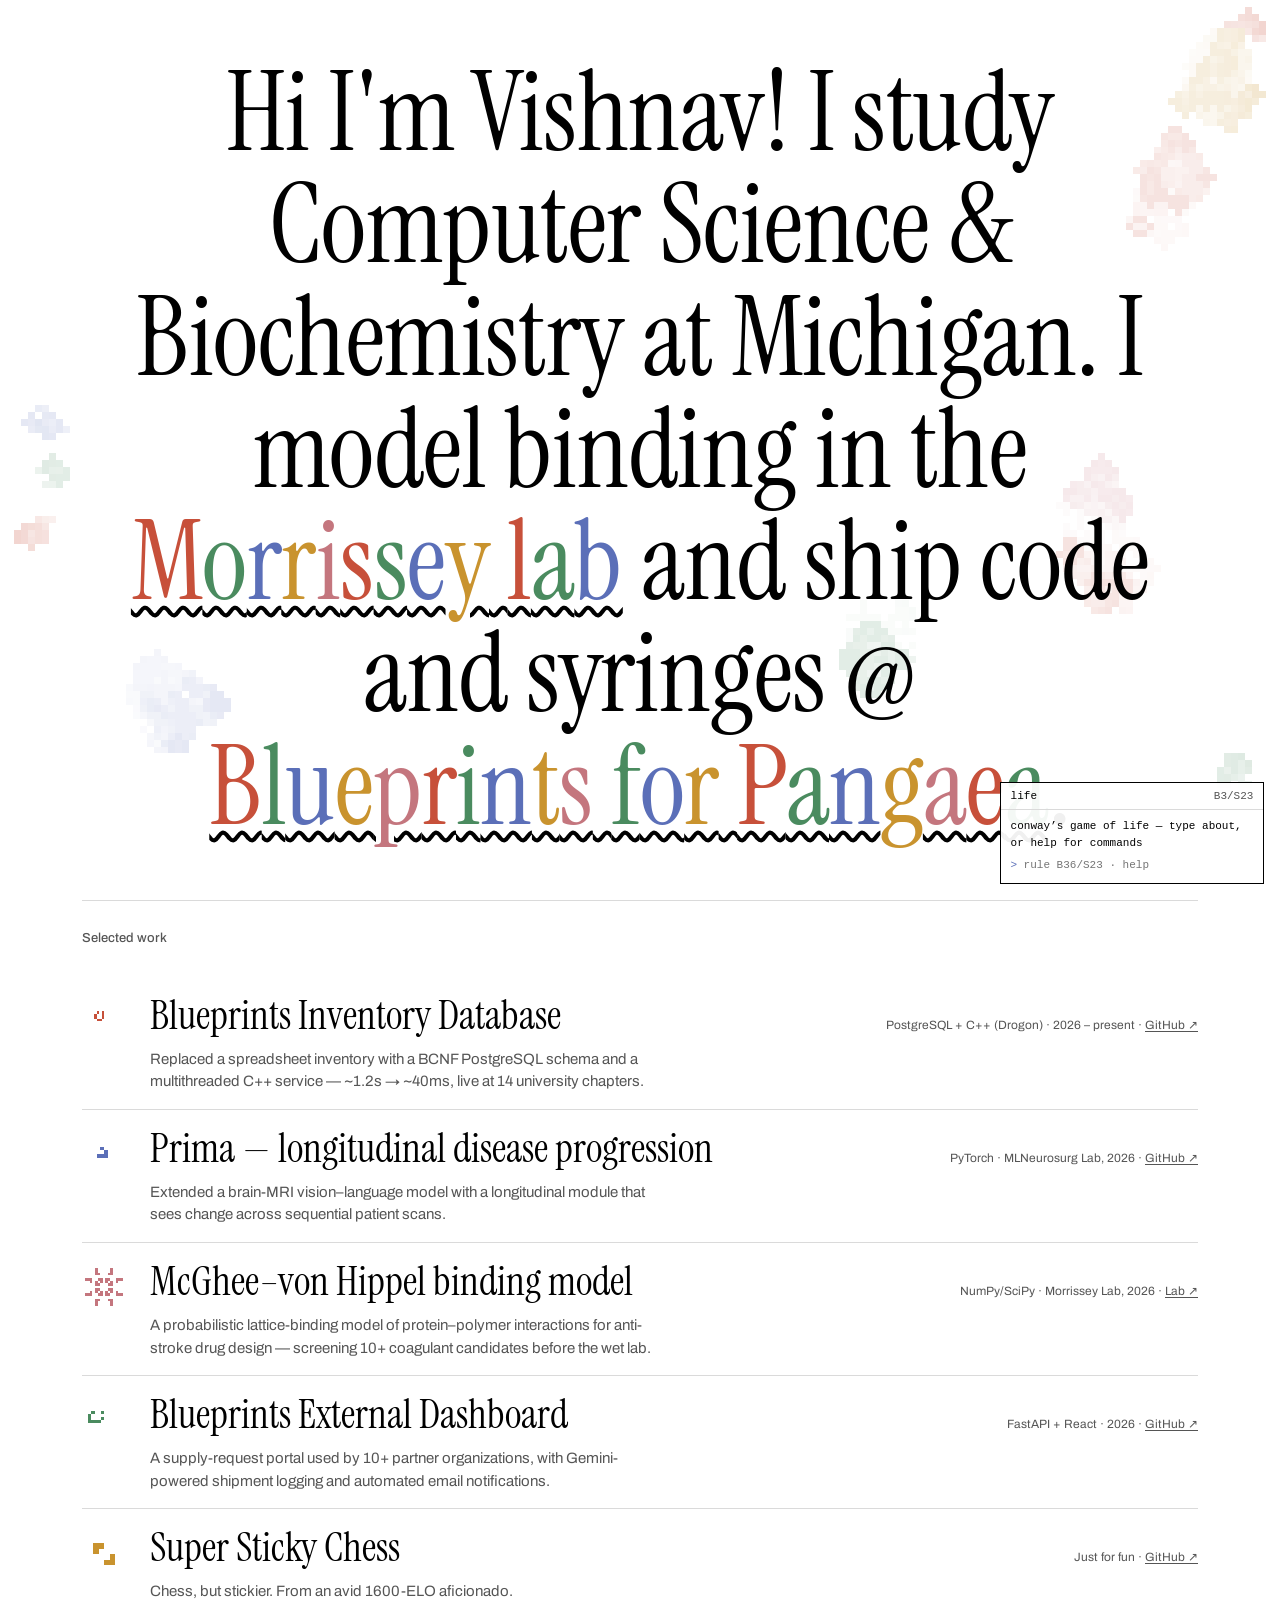
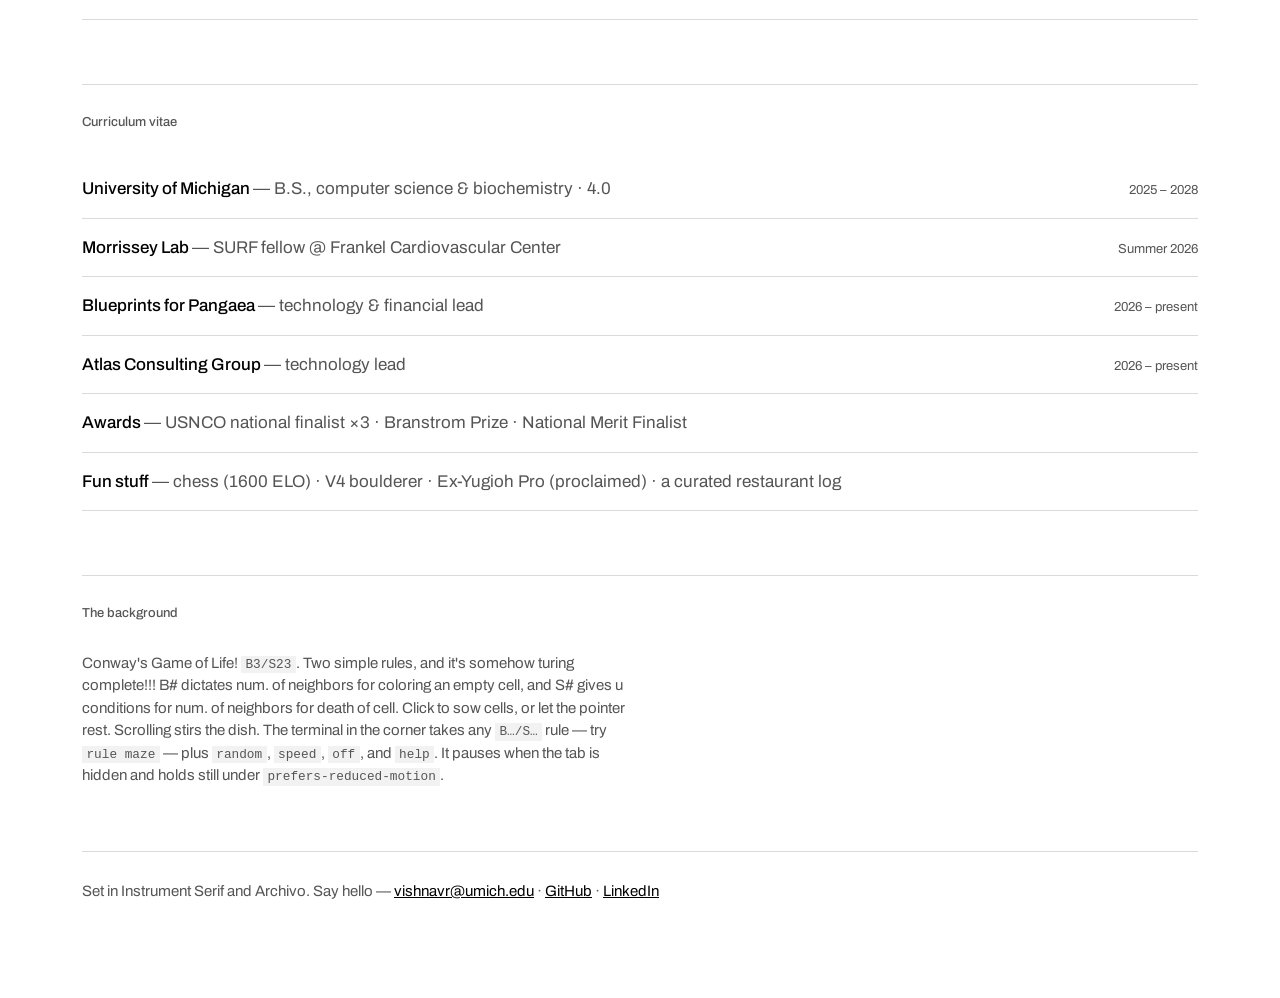
<file: index.html>
<!DOCTYPE html>
<html lang="en">
<head>
<meta charset="utf-8">
<meta name="viewport" content="width=device-width, initial-scale=1">
<title>Vishnav Ramesh</title>
<link rel="icon" href="data:image/svg+xml,%3Csvg xmlns='http://www.w3.org/2000/svg' viewBox='0 0 100 100'%3E%3Ctext x='50' y='50' font-size='88' text-anchor='middle' dominant-baseline='central'%3E%F0%9F%91%BE%3C/text%3E%3C/svg%3E">
<link rel="preconnect" href="https://fonts.googleapis.com">
<link rel="preconnect" href="https://fonts.gstatic.com" crossorigin>
<link href="https://fonts.googleapis.com/css2?family=Instrument+Serif:ital@0;1&family=Archivo:wght@400;500;600&display=swap" rel="stylesheet">
<style>
  :root{
    --white:#FFFFFF;
    --black:#000000;
    --grey:#555555;
    --rule:#DADADA;

    --c1:#C7503A;
    --c2:#4A8B5F;
    --c3:#5B6FB8;
    --c4:#C9932E;
    --c5:#C4767E;

    --serif:"Instrument Serif",Georgia,serif;
    --sans:"Archivo",Helvetica,Arial,sans-serif;
  }

  *{box-sizing:border-box}
  html{
    -webkit-text-size-adjust:100%;
    scrollbar-width:none;          /* firefox */
    -ms-overflow-style:none;       /* old edge */
  }
  html::-webkit-scrollbar{display:none}  /* chrome, safari */

  body{
    margin:0;
    background:var(--white);
    color:var(--black);
    font-family:var(--sans);
    font-size:16px;
    line-height:1.5;
    -webkit-font-smoothing:antialiased;
  }

  /* game-of-life layer */
  #life{
    position:fixed;
    inset:0;
    width:100%;
    height:100%;
    z-index:0;
    pointer-events:none;
    display:block;
  }

  /* ---------- rule terminal ---------- */
  #term{
    position:fixed;
    right:1rem;
    bottom:1rem;
    z-index:2;
    width:min(16.5rem,calc(100vw - 2rem));
    background:rgba(255,255,255,.94);
    border:1px solid var(--black);
    font-family:ui-monospace,Menlo,Consolas,monospace;
    font-size:.6875rem;
    line-height:1.5;
  }
  #term .tbar{
    display:flex;justify-content:space-between;align-items:center;
    padding:.3rem .6rem;
    border-bottom:1px solid var(--rule);
    color:var(--grey);
    cursor:pointer;
    user-select:none;
  }
  #term .tbar b{font-weight:500;color:var(--black)}
  #term .tbody{padding:.5rem .6rem .6rem}
  #term.min .tbody{display:none}
  #tlog{margin:0 0 .35rem;max-height:6rem;overflow-y:auto;white-space:pre-wrap;word-break:break-word}
  #tlog .in{color:var(--grey)}
  #tlog .err{color:var(--c1)}
  #tlog .ok{color:var(--c2)}
  #term .tline{display:flex;gap:.4rem;align-items:baseline}
  #term .tline .ps{color:var(--c3);flex:none}
  #tin{
    flex:1;min-width:0;
    border:0;outline:0;background:transparent;
    font:inherit;color:var(--black);
    padding:0;
  }

  .wrap{
    position:relative;
    z-index:1;
    max-width:1180px;
    margin:0 auto;
    padding:0 2rem 6rem;
  }

  /* full-height hero: the bio sits centred, work arrives on scroll */
  .hero{
    min-height:100vh;
    min-height:100svh;
    display:flex;
    align-items:center;
    justify-content:center;
    text-align:center;
  }
  .hero .bio{margin:0;max-width:22ch}

  /* ---------- the big paragraph ---------- */

  .bio{
    font-family:var(--serif);
    font-weight:400;
    font-size:clamp(2.9rem,8.6vw,7.25rem);
    line-height:1.02;
    letter-spacing:-0.005em;
    margin:0 0 5rem;
    text-wrap:pretty;
  }

  .rainbow{
    text-decoration:underline;
    text-decoration-style:wavy;
    text-decoration-color:var(--black);
    text-decoration-thickness:from-font;
    text-underline-offset:0.06em;
    color:inherit;
  }
  .rainbow span:nth-child(5n+1){color:var(--c1)}
  .rainbow span:nth-child(5n+2){color:var(--c2)}
  .rainbow span:nth-child(5n+3){color:var(--c3)}
  .rainbow span:nth-child(5n+4){color:var(--c4)}
  .rainbow span:nth-child(5n+5){color:var(--c5)}

  /* ---------- sections ---------- */

  section{
    border-top:1px solid var(--rule);
    padding-top:1.75rem;
    margin-bottom:4rem;
  }
  h2{
    font-weight:500;
    font-size:.8125rem;
    color:var(--grey);
    margin:0 0 1.75rem;
  }

  .work{list-style:none;margin:0;padding:0}
  .work li{
    display:grid;
    grid-template-columns:auto 1fr auto;
    gap:.35rem 1.5rem;
    align-items:baseline;
    padding:1rem 0;
    border-bottom:1px solid var(--rule);
  }
  .glyph{
    grid-row:1/3;
    align-self:start;
    width:44px;height:44px;
    margin-top:.4rem;
    image-rendering:pixelated;
    image-rendering:crisp-edges;
  }
  .work a{
    font-family:var(--serif);
    font-size:clamp(1.5rem,3.4vw,2.5rem);
    line-height:1.12;
    color:var(--black);
    text-decoration:none;
  }
  .work a:hover,.work a:focus-visible{text-decoration:underline}
  .work .meta{font-size:.75rem;color:var(--grey);white-space:nowrap}
  .work .meta a.gh{
    font-family:var(--sans);font-size:inherit;line-height:inherit;
    color:var(--grey);text-decoration:underline;text-underline-offset:2px;
  }
  .work .meta a.gh:hover{color:var(--black)}

  /* ---------- github hover preview card ---------- */
  #ghcard{
    position:fixed;z-index:3;
    width:16rem;
    background:rgba(255,255,255,.97);
    border:1px solid var(--black);
    padding:.7rem .8rem;
    font-size:.75rem;line-height:1.5;color:var(--grey);
    pointer-events:none;
    opacity:0;transition:opacity .12s ease;
  }
  #ghcard.show{opacity:1}
  #ghcard b{display:block;font-weight:500;color:var(--black);font-size:.8125rem}
  #ghcard .desc{margin:.15rem 0 .4rem}
  #ghcard .row{display:flex;gap:.9rem}
  #ghcard .langbar{display:flex;height:4px;margin-top:.5rem;background:var(--rule)}
  #ghcard .langbar i{height:100%}
  @media (hover:none){#ghcard{display:none}}
  .work p{
    grid-column:2/-1;
    max-width:58ch;
    margin:.3rem 0 0;
    font-size:.9375rem;
    color:var(--grey);
  }

  /* ---------- cv ---------- */
  .cv{list-style:none;margin:0;padding:0}
  .cv li{
    display:grid;
    grid-template-columns:1fr auto;
    gap:.1rem 2rem;
    align-items:baseline;
    padding:1rem 0;
    border-bottom:1px solid var(--rule);
  }
  .cv .org{font-size:1.0625rem;font-weight:500}
  .cv .org a{color:var(--black);text-decoration:none}
  .cv .org a:hover,.cv .org a:focus-visible{text-decoration:underline}
  .cv .org em{font-style:normal;font-weight:400;color:var(--grey)}
  .cv .when{font-size:.8125rem;color:var(--grey);white-space:nowrap}
  .cv p{
    grid-column:1/-1;
    max-width:58ch;
    margin:.2rem 0 0;
    font-size:.875rem;
    color:var(--grey);
  }

  .prose{max-width:62ch;margin:1.75rem 0 0;color:var(--grey);font-size:.9375rem}
  .prose p{margin:0 0 .9rem}
  .prose code{
    font-family:ui-monospace,Menlo,Consolas,monospace;
    font-size:.85em;background:rgba(0,0,0,.05);padding:.1em .35em;
  }
  .prose strong{color:var(--black);font-weight:500}

  footer{border-top:1px solid var(--rule);padding-top:1.75rem;font-size:.9375rem;color:var(--grey)}
  footer a{color:var(--black)}
  a:focus-visible{outline:2px solid var(--c3);outline-offset:3px}

  @media (max-width:640px){
    .wrap{padding:2.25rem 1.15rem 4rem}
    .work li{grid-template-columns:auto 1fr}
    .glyph{width:36px;height:36px}
    .cv li{grid-template-columns:1fr}
  }
</style>
</head>
<body>

<canvas id="life" aria-hidden="true"></canvas>

<div id="term" role="group" aria-label="Game of Life rule terminal">
  <div class="tbar" id="tbar" title="collapse / expand"><b>life</b><span id="trule">B3/S23</span></div>
  <div class="tbody">
    <div id="tlog" aria-live="polite"></div>
    <div class="tline">
      <span class="ps">&gt;</span>
      <input id="tin" type="text" autocomplete="off" spellcheck="false"
             aria-label="Enter a rule, e.g. B3/S23, or type help" placeholder="rule B36/S23 · help">
    </div>
  </div>
</div>

<div class="wrap">

  <div class="hero">
    <p class="bio">
      Hi I'm Vishnav! I study Computer Science & Biochemistry at Michigan.
      I model binding in the
      <a class="rainbow" href="https://tf7.org/" aria-label="Morrissey lab">Morrissey lab</a>
      and ship code and syringes @
      <a class="rainbow" href="https://www.blueprintsforpangaea.org/" aria-label="Blueprints for Pangaea">Blueprints for Pangaea</a>.
    </p>
  </div>

  <section>
    <h2>Selected work</h2>
    <ul class="work">
      <li data-repo="vishnavramesh/Blueprints_DB">
        <canvas class="glyph" data-pattern="rpentomino" data-color="0" aria-hidden="true"></canvas>
        <a href="projects/blueprints-db.html" target="_blank" rel="noopener">Blueprints Inventory Database</a>
        <span class="meta">PostgreSQL + C++ (Drogon) · 2026 – present · <a class="gh" href="https://github.com/vishnavramesh/Blueprints_DB" target="_blank" rel="noopener">GitHub ↗</a></span>
        <p>Replaced a spreadsheet inventory with a BCNF PostgreSQL schema and a multithreaded C++ service — ~1.2s → ~40ms, live at 14 university chapters.</p>
      </li>
      <li data-repo="MLNeurosurg/Prima">
        <canvas class="glyph" data-pattern="glider" data-color="2" aria-hidden="true"></canvas>
        <a href="projects/prima.html" target="_blank" rel="noopener">Prima — longitudinal disease progression</a>
        <span class="meta">PyTorch · MLNeurosurg Lab, 2026 · <a class="gh" href="https://github.com/MLNeurosurg/Prima" target="_blank" rel="noopener">GitHub ↗</a></span>
        <p>Extended a brain-MRI vision–language model with a longitudinal module that sees change across sequential patient scans.</p>
      </li>
      <li>
        <canvas class="glyph" data-pattern="pulsar" data-color="4" aria-hidden="true"></canvas>
        <a href="projects/binding-model.html" target="_blank" rel="noopener">McGhee–von Hippel binding model</a>
        <span class="meta">NumPy/SciPy · Morrissey Lab, 2026 · <a class="gh" href="https://tf7.org/" target="_blank" rel="noopener">Lab ↗</a></span>
        <p>A probabilistic lattice-binding model of protein–polymer interactions for anti-stroke drug design — screening 10+ coagulant candidates before the wet lab.</p>
      </li>
      <li data-repo="blueprintsforpangaea/b4p-external-view-w26">
        <canvas class="glyph" data-pattern="lwss" data-color="1" aria-hidden="true"></canvas>
        <a href="projects/external-dashboard.html" target="_blank" rel="noopener">Blueprints External Dashboard</a>
        <span class="meta">FastAPI + React · 2026 · <a class="gh" href="https://github.com/blueprintsforpangaea/b4p-external-view-w26" target="_blank" rel="noopener">GitHub ↗</a></span>
        <p>A supply-request portal used by 10+ partner organizations, with Gemini-powered shipment logging and automated email notifications.</p>
      </li>
      <li data-repo="vishnavramesh/Super_Sticky_Chess">
        <canvas class="glyph" data-pattern="beacon" data-color="3" aria-hidden="true"></canvas>
        <a href="https://github.com/vishnavramesh/Super_Sticky_Chess" target="_blank" rel="noopener">Super Sticky Chess</a>
        <span class="meta">Just for fun · <a class="gh" href="https://github.com/vishnavramesh/Super_Sticky_Chess" target="_blank" rel="noopener">GitHub ↗</a></span>
        <p>Chess, but stickier. From an avid 1600-ELO aficionado.</p>
      </li>
    </ul>
  </section>

  <section>
    <h2>Curriculum vitae</h2>
    <ul class="cv">
      <li>
        <span class="org">University of Michigan <em>— B.S., computer science &amp; biochemistry · 4.0</em></span>
        <span class="when">2025 – 2028</span>
      </li>
      <li>
        <span class="org"><a href="https://tf7.org/" target="_blank" rel="noopener">Morrissey Lab</a> <em>— SURF fellow @ Frankel Cardiovascular Center</em></span>
        <span class="when">Summer 2026</span>
      </li>
      <li>
        <span class="org"><a href="https://www.blueprintsforpangaea.org/" target="_blank" rel="noopener">Blueprints for Pangaea</a> <em>— technology &amp; financial lead</em></span>
        <span class="when">2026 – present</span>
      </li>
      <li>
        <span class="org">Atlas Consulting Group <em>— technology lead</em></span>
        <span class="when">2026 – present</span>
      </li>
      <li>
        <span class="org">Awards <em>— USNCO national finalist ×3 · Branstrom Prize · National Merit Finalist</em></span>
        <span class="when"></span>
      </li>
      <li>
        <span class="org">Fun stuff <em>— chess (1600 ELO) · V4 boulderer · Ex-Yugioh Pro (proclaimed) · a curated restaurant log</em></span>
        <span class="when"></span>
      </li>
    </ul>
  </section>

  <section>
    <h2>The background</h2>
    <div class="prose">
      <p>
        Conway's Game of Life! <code>B3/S23</code>. Two simple rules, 
        and it's somehow turing complete!!! B# dictates num. of neighbors
        for coloring an empty cell, and S# gives u conditions for num. of
        neighbors for death of cell. Click to sow cells, or
        let the pointer rest. Scrolling stirs the dish. The terminal in the corner 
        takes any <code>B&hellip;/S&hellip;</code> rule — try <code>rule maze</code> —
        plus <code>random</code>, <code>speed</code>, <code>off</code>,
        and <code>help</code>. It pauses when the tab is hidden and holds
        still under <code>prefers-reduced-motion</code>.
      </p>
    </div>
  </section>

  <footer>
    Set in Instrument Serif and Archivo. Say hello —
    <a href="mailto:vishnavr@umich.edu">vishnavr@umich.edu</a> ·
    <a href="https://github.com/VishnavRamesh" target="_blank" rel="noopener">GitHub</a> ·
    <a href="https://linkedin.com/in/vishnavramesh" target="_blank" rel="noopener">LinkedIn</a>
  </footer>

</div>

<script>
  /* per-letter colouring, screen-reader safe */
  document.querySelectorAll('.rainbow').forEach(function (el) {
    var text = el.textContent.trim().replace(/\s+/g, ' ');
    if (!el.getAttribute('aria-label')) el.setAttribute('aria-label', text);
    var frag = document.createDocumentFragment();
    for (var i = 0; i < text.length; i++) {
      var s = document.createElement('span');
      s.setAttribute('aria-hidden', 'true');
      s.textContent = text[i] === ' ' ? '\u00A0' : text[i];
      frag.appendChild(s);
    }
    el.textContent = '';
    el.appendChild(frag);
  });
</script>

<script>
(function () {
  var canvas = document.getElementById('life');
  var ctx = canvas.getContext('2d', { alpha: false });

  var PALETTE = [
    [199, 80, 58],   // brick
    [74, 139, 95],   // moss
    [91, 111, 184],  // dusty blue
    [201, 147, 46],  // ochre
    [196, 118, 126]  // rose
  ];

  var STRENGTH = 0.72;      // how far from white a live cell goes
  var FADE = 0.90;          // trail decay per generation
  var TARGET_CELLS = 26000; // caps CPU on big screens
  var GEN_MS = 90;          // ms per generation (speed command changes this)

  var reduce = window.matchMedia('(prefers-reduced-motion: reduce)').matches;

  // rule as bitmasks over neighbour counts 0–8
  var birth = 0, survive = 0, ruleName = 'B3/S23';
  function setRule(b, s, name) { birth = b; survive = s; ruleName = name; }
  setRule(1 << 3, (1 << 2) | (1 << 3), 'B3/S23');

  var W, H, N, cell;
  var grid, next, col, colNext, heat;   // heat = fading trail intensity
  var calm;                             // per-column dimming behind the text
  var off, octx, img, data;
  var colorIdx = 0, lastCycle = 0, pointerDown = false;
  var running = false, paused = false, bgOn = true, raf = 0, lastGen = 0, lastAmbient = 0;
  var lastInput = performance.now();    // idle → the dish settles
  var lastX = -1, lastY = -1, lastMoveT = 0, lastDwell = 0, overTerm = false, inPage = false;

  function alloc() {
    var w = window.innerWidth, h = window.innerHeight;
    cell = Math.max(7, Math.ceil(Math.sqrt((w * h) / TARGET_CELLS)));
    W = Math.ceil(w / cell); H = Math.ceil(h / cell); N = W * H;
    canvas.width = w; canvas.height = h;

    grid = new Uint8Array(N); next = new Uint8Array(N);
    col = new Uint8Array(N); colNext = new Uint8Array(N);
    heat = new Float32Array(N);

    off = document.createElement('canvas'); off.width = W; off.height = H;
    octx = off.getContext('2d');
    img = octx.createImageData(W, H); data = img.data;

    // calm zone: dim the sim behind the text column (plus a generous apron
    // past its edges, so the glyphs and titles sit on near-white),
    // full strength only out in the margins
    calm = new Float32Array(W);
    var colW = Math.min(w, 1180) + 340, left = (w - colW) / 2, right = left + colW, fade = 180;
    for (var cx = 0; cx < W; cx++) {
      var px = (cx + 0.5) * cell;
      var t = 0;
      if (px > left && px < right) {
        t = Math.min((px - left) / fade, (right - px) / fade, 1);
        t = t * t * (3 - 2 * t);
      }
      calm[cx] = 1 - t * 0.78;   // 22% of full strength behind the column — clicks still show
    }

    // a few opening colonies, one per colour
    for (var i = 0; i < 6; i++) {
      seed(Math.random() * W, Math.random() * H, 5, i % PALETTE.length, 0.55);
    }
  }

  function seed(cx, cy, r, ci, density) {
    var r2 = r * r;
    var x0 = Math.max(1, Math.floor(cx - r)), x1 = Math.min(W - 2, Math.ceil(cx + r));
    var y0 = Math.max(1, Math.floor(cy - r)), y1 = Math.min(H - 2, Math.ceil(cy + r));
    for (var y = y0; y <= y1; y++) {
      for (var x = x0; x <= x1; x++) {
        var dx = x - cx, dy = y - cy;
        if (dx * dx + dy * dy <= r2 && Math.random() < density) {
          var i = y * W + x;
          grid[i] = 1; col[i] = ci; heat[i] = 1;
        }
      }
    }
  }

  function randomize(density) {
    for (var i = 0; i < N; i++) {
      if (Math.random() < density) {
        grid[i] = 1; col[i] = (Math.random() * PALETTE.length) | 0; heat[i] = 1;
      } else {
        grid[i] = 0;
      }
    }
  }

  function clearGrid() {
    grid.fill(0); heat.fill(0);
  }

  function step() {
    var x, y, i, n;
    for (y = 1; y < H - 1; y++) {
      for (x = 1; x < W - 1; x++) {
        i = y * W + x;
        n = grid[i - 1] + grid[i + 1] + grid[i - W] + grid[i + W]
          + grid[i - W - 1] + grid[i - W + 1] + grid[i + W - 1] + grid[i + W + 1];

        if (grid[i]) {
          next[i] = (survive >> n) & 1;
          colNext[i] = col[i];
        } else if ((birth >> n) & 1) {
          next[i] = 1;
          // newborn inherits a live neighbour's colour (first found, rotating start)
          var c = col[i];
          if (grid[i - 1]) c = col[i - 1];
          else if (grid[i + 1]) c = col[i + 1];
          else if (grid[i - W]) c = col[i - W];
          else if (grid[i + W]) c = col[i + W];
          else if (grid[i - W - 1]) c = col[i - W - 1];
          else if (grid[i - W + 1]) c = col[i - W + 1];
          else if (grid[i + W - 1]) c = col[i + W - 1];
          else if (grid[i + W + 1]) c = col[i + W + 1];
          colNext[i] = c;
        } else {
          next[i] = 0;
          colNext[i] = col[i];
        }
      }
    }
    var t;
    t = grid; grid = next; next = t;
    t = col; col = colNext; colNext = t;
    for (var k = 0; k < N; k++) heat[k] = grid[k] ? 1 : heat[k] * FADE;
  }

  function render() {
    for (var i = 0, p = 0, x = 0; i < N; i++, p += 4, x++) {
      if (x === W) x = 0;
      var s = heat[i];
      s = (s < 0.04 ? 0 : s) * STRENGTH * calm[x];
      var c = PALETTE[col[i]];
      data[p]     = 255 + (c[0] - 255) * s;
      data[p + 1] = 255 + (c[1] - 255) * s;
      data[p + 2] = 255 + (c[2] - 255) * s;
      data[p + 3] = 255;
    }
    octx.putImageData(img, 0, 0);
    ctx.imageSmoothingEnabled = false;
    ctx.drawImage(off, 0, 0, canvas.width, canvas.height);
  }

  function loop(now) {
    if (!running) return;
    // hover-dwell: pointer resting in one spot sows a small colony
    if (inPage && !overTerm && !reduce && bgOn && lastX >= 0 &&
        now - lastMoveT > 650 && now - lastDwell > 900) {
      lastDwell = now;
      seed(lastX / cell, lastY / cell, 2.6, colorIdx, 0.55);
      lastInput = now;
    }

    if (now - lastGen >= GEN_MS) {
      lastGen = now;
      if (!paused) {
        step();
        // ambient reseeding only while someone is actually around;
        // after ~30s idle the dish settles into still lifes and gliders
        if (now - lastAmbient > 7000 && now - lastInput < 30000) {
          lastAmbient = now;
          seed(Math.random() * W, Math.random() * H, 4, colorIdx, 0.55);
          colorIdx = (colorIdx + 1) % PALETTE.length;
        }
      }
      render();
    }
    raf = requestAnimationFrame(loop);
  }

  function start() {
    if (running || reduce || !bgOn) return;
    running = true; raf = requestAnimationFrame(loop);
  }
  function stop() { running = false; cancelAnimationFrame(raf); }

  function still() {
    for (var i = 0; i < 300; i++) step();
    render();
  }

  // ---------- pointer interaction ----------
  // moving the pointer sows nothing; cells appear on click, while dragging,
  // or when the pointer rests in one place (dwell, handled in loop)
  window.addEventListener('pointermove', function (e) {
    var now = performance.now();
    inPage = true;
    overTerm = !!(e.target.closest && e.target.closest('#term'));
    var moved = Math.abs(e.clientX - lastX) > 24 || Math.abs(e.clientY - lastY) > 24;
    if (moved) { lastX = e.clientX; lastY = e.clientY; lastMoveT = now; }
    if (reduce || !bgOn) return;
    if (pointerDown) {
      if (now - lastCycle > 1800) { colorIdx = (colorIdx + 1) % PALETTE.length; lastCycle = now; }
      seed(e.clientX / cell, e.clientY / cell, 3.2, colorIdx, 0.5);
      lastInput = now;
    }
  }, { passive: true });

  window.addEventListener('pointerdown', function (e) {
    if (e.target.closest && e.target.closest('#term')) return;
    pointerDown = true;
    lastInput = lastCycle = performance.now();
    if (reduce || !bgOn) return;
    colorIdx = (colorIdx + 1) % PALETTE.length;
    seed(e.clientX / cell, e.clientY / cell, 4, colorIdx, 0.6);
  }, { passive: true });
  window.addEventListener('pointerup', function () { pointerDown = false; }, { passive: true });
  window.addEventListener('pointercancel', function () { pointerDown = false; }, { passive: true });
  document.addEventListener('pointerleave', function () { inPage = false; }, { passive: true });

  // scrolling stirs the dish: every ~140px of travel sows a couple of
  // colonies in the margins, so moving through the page leaves a wake
  var lastSY = window.scrollY, scrollAcc = 0;
  window.addEventListener('scroll', function () {
    var dy = window.scrollY - lastSY;
    lastSY = window.scrollY;
    if (reduce || !bgOn) return;
    scrollAcc += Math.abs(dy);
    if (scrollAcc < 140) return;
    scrollAcc = 0;
    lastInput = performance.now();
    var w = canvas.width, m = (w - Math.min(w, 1180)) / 2;
    for (var s = 0; s < 2; s++) {
      var leftSide = Math.random() < 0.5;
      var span = Math.max(50, m * 0.5);   // outer half of the margin, past the calm apron
      var x = leftSide ? 10 + Math.random() * span : w - 10 - Math.random() * span;
      seed(x / cell, Math.random() * canvas.height / cell, 2.2, colorIdx, 0.5);
    }
    if (Math.random() < 0.25) colorIdx = (colorIdx + 1) % PALETTE.length;
  }, { passive: true });

  document.addEventListener('visibilitychange', function () {
    if (document.hidden) stop(); else start();
  });

  var lastW = 0, lastH = 0, rt;
  window.addEventListener('resize', function () {
    clearTimeout(rt);
    rt = setTimeout(function () {
      var w = window.innerWidth, h = window.innerHeight;
      // ignore mobile address-bar jitter
      if (Math.abs(w - lastW) < 4 && Math.abs(h - lastH) < 160) return;
      lastW = w; lastH = h;
      alloc();
      if (reduce) still();
    }, 150);
  });

  // ---------- terminal ----------
  var term = document.getElementById('term');
  var tbar = document.getElementById('tbar');
  var tlog = document.getElementById('tlog');
  var tin = document.getElementById('tin');
  var trule = document.getElementById('trule');

  function log(msg, cls) {
    var d = document.createElement('div');
    if (cls) d.className = cls;
    d.textContent = msg;
    tlog.appendChild(d);
    while (tlog.children.length > 40) tlog.removeChild(tlog.firstChild);
    tlog.scrollTop = tlog.scrollHeight;
  }

  // accepts "B3/S23", "b36/s23", "3/23" (S/B Life-style), or bare "B2/S"
  function parseRule(str) {
    var m = /^b(\d*)\/s(\d*)$/i.exec(str) ;
    var bs, ss;
    if (m) { bs = m[1]; ss = m[2]; }
    else {
      m = /^(\d*)\/(\d*)$/.exec(str); // survival/birth shorthand, e.g. 23/3
      if (!m) return null;
      ss = m[1]; bs = m[2];
    }
    if (!bs && !ss) return null;
    var b = 0, s = 0, i;
    for (i = 0; i < bs.length; i++) b |= 1 << +bs[i];
    for (i = 0; i < ss.length; i++) s |= 1 << +ss[i];
    if (b & 1) return null; // B0 would flood instantly; politely refuse
    return { b: b, s: s, name: 'B' + bs + '/S' + ss.toUpperCase() };
  }

  var KNOWN = {
    life: 'B3/S23', conway: 'B3/S23', highlife: 'B36/S23',
    seeds: 'B2/S', maze: 'B3/S12345', mazectric: 'B3/S1234',
    daynight: 'B3678/S34678', 'day&night': 'B3678/S34678',
    coral: 'B3/S45678', anneal: 'B4678/S35678', diamoeba: 'B35678/S5678',
    '2x2': 'B36/S125', move: 'B368/S245', stains: 'B3678/S235678'
  };

  function run(input) {
    var parts = input.trim().split(/\s+/);
    var cmd = (parts[0] || '').toLowerCase();
    if (!cmd) return;
    lastInput = performance.now();
    log('> ' + input, 'in');

    if (cmd === 'help') {
      log('about         what is this background?');
      log('rule B3/S23   set birth/survival counts');
      log('rule highlife named: ' + Object.keys(KNOWN).slice(0, 8).join(', ') + ', …');
      log('random [0-1]  fill grid at density (default .3)');
      log('clear         wipe the grid');
      log('pause / play  freeze / resume');
      log('speed [ms]    per generation, e.g. speed 40');
      log('off / on      background away / back');
      return;
    }
    if (cmd === 'about' || cmd === 'info') {
      log('conway’s game of life (1970): each cell looks at its');
      log('eight neighbours. dead + exactly 3 alive → born; alive');
      log('with 2 or 3 → survives; otherwise it dies. B3/S23.');
      log('that rule alone gives gliders, guns, and a computer.');
      log('click (or rest your pointer) to sow cells — newborns');
      log('inherit their parents’ colour, so colonies keep their shade.');
      log('try: rule highlife · rule maze · random .4 · speed 40');
      return;
    }
    if (cmd === 'off') {
      bgOn = false; stop();
      clearGrid();
      ctx.fillStyle = '#fff'; ctx.fillRect(0, 0, canvas.width, canvas.height);
      log('background off — type on to bring it back', 'ok');
      return;
    }
    if (cmd === 'on') {
      if (!bgOn) {
        bgOn = true;
        for (var si = 0; si < 6; si++) seed(Math.random() * W, Math.random() * H, 5, si % PALETTE.length, 0.55);
        if (reduce) still(); else start();
      }
      log('background on', 'ok');
      return;
    }
    if (cmd === 'rule') {
      var arg = (parts[1] || '').toLowerCase();
      var spec = KNOWN[arg] || parts[1] || '';
      var r = parseRule(spec);
      if (!r) { log('cannot parse "' + (parts[1] || '') + '" — try B3/S23 (no B0)', 'err'); return; }
      setRule(r.b, r.s, r.name);
      trule.textContent = ruleName;
      log('rule set to ' + ruleName + (KNOWN[arg] ? ' (' + arg + ')' : ''), 'ok');
      if (reduce) still();
      return;
    }
    // bare rulestring works too: "B36/S23"
    var direct = parseRule(cmd);
    if (direct) { run('rule ' + cmd); tlog.removeChild(tlog.lastChild.previousSibling); return; }

    if (cmd === 'random') {
      var d = Math.min(0.9, Math.max(0.01, parseFloat(parts[1]) || 0.3));
      randomize(d);
      log('randomised at ' + d, 'ok');
      if (reduce) { render(); }
      return;
    }
    if (cmd === 'clear') { clearGrid(); render(); log('cleared', 'ok'); return; }
    if (cmd === 'pause') { paused = true; log('paused — the pointer still sows', 'ok'); return; }
    if (cmd === 'play' || cmd === 'resume') { paused = false; log('running', 'ok'); return; }
    if (cmd === 'speed') {
      var ms = Math.min(1000, Math.max(16, parseInt(parts[1], 10) || 90));
      GEN_MS = ms;
      log(ms + ' ms per generation', 'ok');
      return;
    }
    log('unknown: ' + cmd + ' — try help', 'err');
  }

  tin.addEventListener('keydown', function (e) {
    if (e.key === 'Enter') { run(tin.value); tin.value = ''; }
  });
  tbar.addEventListener('click', function () { term.classList.toggle('min'); });
  log('conway’s game of life — type about, or help for commands');

  // let the project rows stamp their patterns into the dish
  window.lifeBG = {
    stamp: function (cells, ci, clientX, clientY) {
      if (reduce || !bgOn) return;
      var cx = Math.round(clientX / cell), cy = Math.round(clientY / cell);
      for (var k = 0; k < cells.length; k++) {
        var x = cx + cells[k][0], y = cy + cells[k][1];
        if (x > 0 && x < W - 1 && y > 0 && y < H - 1) {
          var i = y * W + x;
          grid[i] = 1; col[i] = ci; heat[i] = 1;
        }
      }
      lastInput = performance.now();
    }
  };

  lastW = window.innerWidth; lastH = window.innerHeight;
  alloc();
  if (reduce) still(); else start();
})();
</script>

<script>
/* project glyphs: each work item gets its own little Life, B3/S23 on a torus */
(function () {
  var PALETTE = ['#C7503A', '#4A8B5F', '#5B6FB8', '#C9932E', '#C4767E'];
  var reduce = window.matchMedia('(prefers-reduced-motion: reduce)').matches;

  // pulsar built from its symmetry rather than typed out
  var pulsar = [];
  [2, 3, 4, 8, 9, 10].forEach(function (a) {
    [0, 5, 7, 12].forEach(function (b) { pulsar.push([a, b], [b, a]); });
  });

  var PATTERNS = {
    glider:     { size: 12, cells: [[1,0],[2,1],[0,2],[1,2],[2,2]] },
    lwss:       { size: 14, cells: [[1,0],[4,0],[0,1],[0,2],[4,2],[0,3],[1,3],[2,3],[3,3]] },
    pulsar:     { size: 17, cells: pulsar, offset: 2 },
    rpentomino: { size: 18, cells: [[1,0],[2,0],[0,1],[1,1],[1,2]], reset: 70 },
    beacon:     { size: 8,  cells: [[0,0],[1,0],[0,1],[3,2],[2,3],[3,3]], offset: 2 }
  };

  var glyphs = [];

  document.querySelectorAll('canvas.glyph').forEach(function (cv) {
    var spec = PATTERNS[cv.dataset.pattern];
    if (!spec) return;
    var S = spec.size;
    cv.width = S; cv.height = S;
    var g = {
      ctx: cv.getContext('2d'),
      S: S,
      grid: new Uint8Array(S * S),
      next: new Uint8Array(S * S),
      color: PALETTE[+cv.dataset.color || 0],
      spec: spec,
      gen: 0
    };
    plant(g);
    draw(g);
    glyphs.push(g);

    // hovering a project row releases its pattern into the margin;
    // clicking the glyph fires a salvo of three
    var ci = +cv.dataset.color || 0;
    var li = cv.closest('li');
    var lastStamp = 0;

    function spot(jitter) {
      var r = li.getBoundingClientRect();
      // aim for the outer edge of the screen, past the widened calm apron
      var x = r.left > 100 ? Math.max(24, r.left - r.left * 0.75) :
              window.innerWidth - r.right > 100 ? window.innerWidth - 40 - (window.innerWidth - r.right) * 0.5 : r.left + 30;
      return {
        x: x + (Math.random() - 0.5) * jitter,
        y: r.top + r.height / 2 + (Math.random() - 0.5) * jitter
      };
    }
    function release() {
      if (!window.lifeBG) return;
      var p = spot(60);
      window.lifeBG.stamp(spec.cells, ci, p.x, p.y);
    }

    li.addEventListener('pointerenter', function () {
      var now = performance.now();
      if (now - lastStamp < 1500) return;
      lastStamp = now;
      release();
    });
    cv.style.cursor = 'pointer';
    cv.title = 'release into the background';
    cv.addEventListener('click', function (e) {
      e.stopPropagation();
      release();
      setTimeout(release, 220);
      setTimeout(release, 440);
    });
  });

  function plant(g) {
    g.grid.fill(0);
    var off = g.spec.offset || Math.floor((g.S - 5) / 2);
    g.spec.cells.forEach(function (c) {
      g.grid[(c[1] + off) * g.S + (c[0] + off)] = 1;
    });
    g.gen = 0;
  }

  function step(g) {
    var S = g.S, grid = g.grid, next = g.next;
    for (var y = 0; y < S; y++) {
      for (var x = 0; x < S; x++) {
        var xm = (x + S - 1) % S, xp = (x + 1) % S;
        var ym = (y + S - 1) % S, yp = (y + 1) % S;
        var n = grid[ym * S + xm] + grid[ym * S + x] + grid[ym * S + xp]
              + grid[y  * S + xm]                    + grid[y  * S + xp]
              + grid[yp * S + xm] + grid[yp * S + x] + grid[yp * S + xp];
        var i = y * S + x;
        next[i] = grid[i] ? (n === 2 || n === 3 ? 1 : 0) : (n === 3 ? 1 : 0);
      }
    }
    g.next = grid; g.grid = next;
    g.gen++;
    if (g.spec.reset && g.gen >= g.spec.reset) plant(g);
  }

  function draw(g) {
    var S = g.S;
    g.ctx.clearRect(0, 0, S, S);
    g.ctx.fillStyle = g.color;
    for (var y = 0; y < S; y++) {
      for (var x = 0; x < S; x++) {
        if (g.grid[y * S + x]) g.ctx.fillRect(x, y, 1, 1);
      }
    }
  }

  if (!reduce && glyphs.length) {
    setInterval(function () {
      if (document.hidden) return;
      glyphs.forEach(function (g) { step(g); draw(g); });
    }, 420);
  }
})();
</script>

<script>
/* github hover preview cards: repo stats fetched once per repo, shown on row hover */
(function () {
  if (window.matchMedia('(hover: none)').matches) return;

  var LANG_COLORS = {
    'C++': '#f34b7d', Python: '#3572A5', JavaScript: '#f1e05a',
    TypeScript: '#3178c6', HTML: '#e34c26', CSS: '#563d7c',
    'Jupyter Notebook': '#DA5B0B', Shell: '#89e051', PLpgSQL: '#336790'
  };

  var card = document.createElement('div');
  card.id = 'ghcard';
  card.setAttribute('aria-hidden', 'true');
  document.body.appendChild(card);

  var cache = {}; // repo -> html string (or promise sentinel)

  function fill(repo, data) {
    var langs = data.langs || {};
    var total = 0, k;
    for (k in langs) total += langs[k];
    var bar = '';
    if (total) {
      for (k in langs) {
        bar += '<i style="width:' + (100 * langs[k] / total).toFixed(1) +
               '%;background:' + (LANG_COLORS[k] || '#999') + '" title="' + k + '"></i>';
      }
    }
    var langNames = Object.keys(langs).slice(0, 3).join(' · ');
    cache[repo] =
      '<b>' + repo + '</b>' +
      '<div class="desc">' + (data.description || '') + '</div>' +
      '<div class="row"><span>★ ' + data.stargazers_count + '</span>' +
      '<span>⑂ ' + data.forks_count + '</span>' +
      '<span>' + langNames + '</span></div>' +
      (bar ? '<div class="langbar">' + bar + '</div>' : '');
  }

  function load(repo) {
    if (cache[repo]) return;
    cache[repo] = '<b>' + repo + '</b><div class="desc">loading…</div>';
    fetch('https://api.github.com/repos/' + repo)
      .then(function (r) { if (!r.ok) throw 0; return r.json(); })
      .then(function (data) {
        return fetch('https://api.github.com/repos/' + repo + '/languages')
          .then(function (r) { return r.ok ? r.json() : {}; })
          .then(function (langs) { data.langs = langs; fill(repo, data); refresh(repo); });
      })
      .catch(function () {
        cache[repo] = '<b>' + repo + '</b><div class="desc">view on github ↗</div>';
        refresh(repo);
      });
  }

  var currentRepo = null;
  function refresh(repo) {
    if (repo === currentRepo) card.innerHTML = cache[repo];
  }

  document.querySelectorAll('.work li[data-repo]').forEach(function (li) {
    var repo = li.dataset.repo;
    li.addEventListener('pointerenter', function () {
      load(repo);
      currentRepo = repo;
      card.innerHTML = cache[repo];
      var r = li.getBoundingClientRect();
      var x = Math.min(r.right - 260, window.innerWidth - 280);
      card.style.left = Math.max(12, x) + 'px';
      card.style.top = Math.min(r.top + 8, window.innerHeight - 140) + 'px';
      card.classList.add('show');
    });
    li.addEventListener('pointerleave', function () {
      currentRepo = null;
      card.classList.remove('show');
    });
  });
})();
</script>
</body>
</html>
</file>
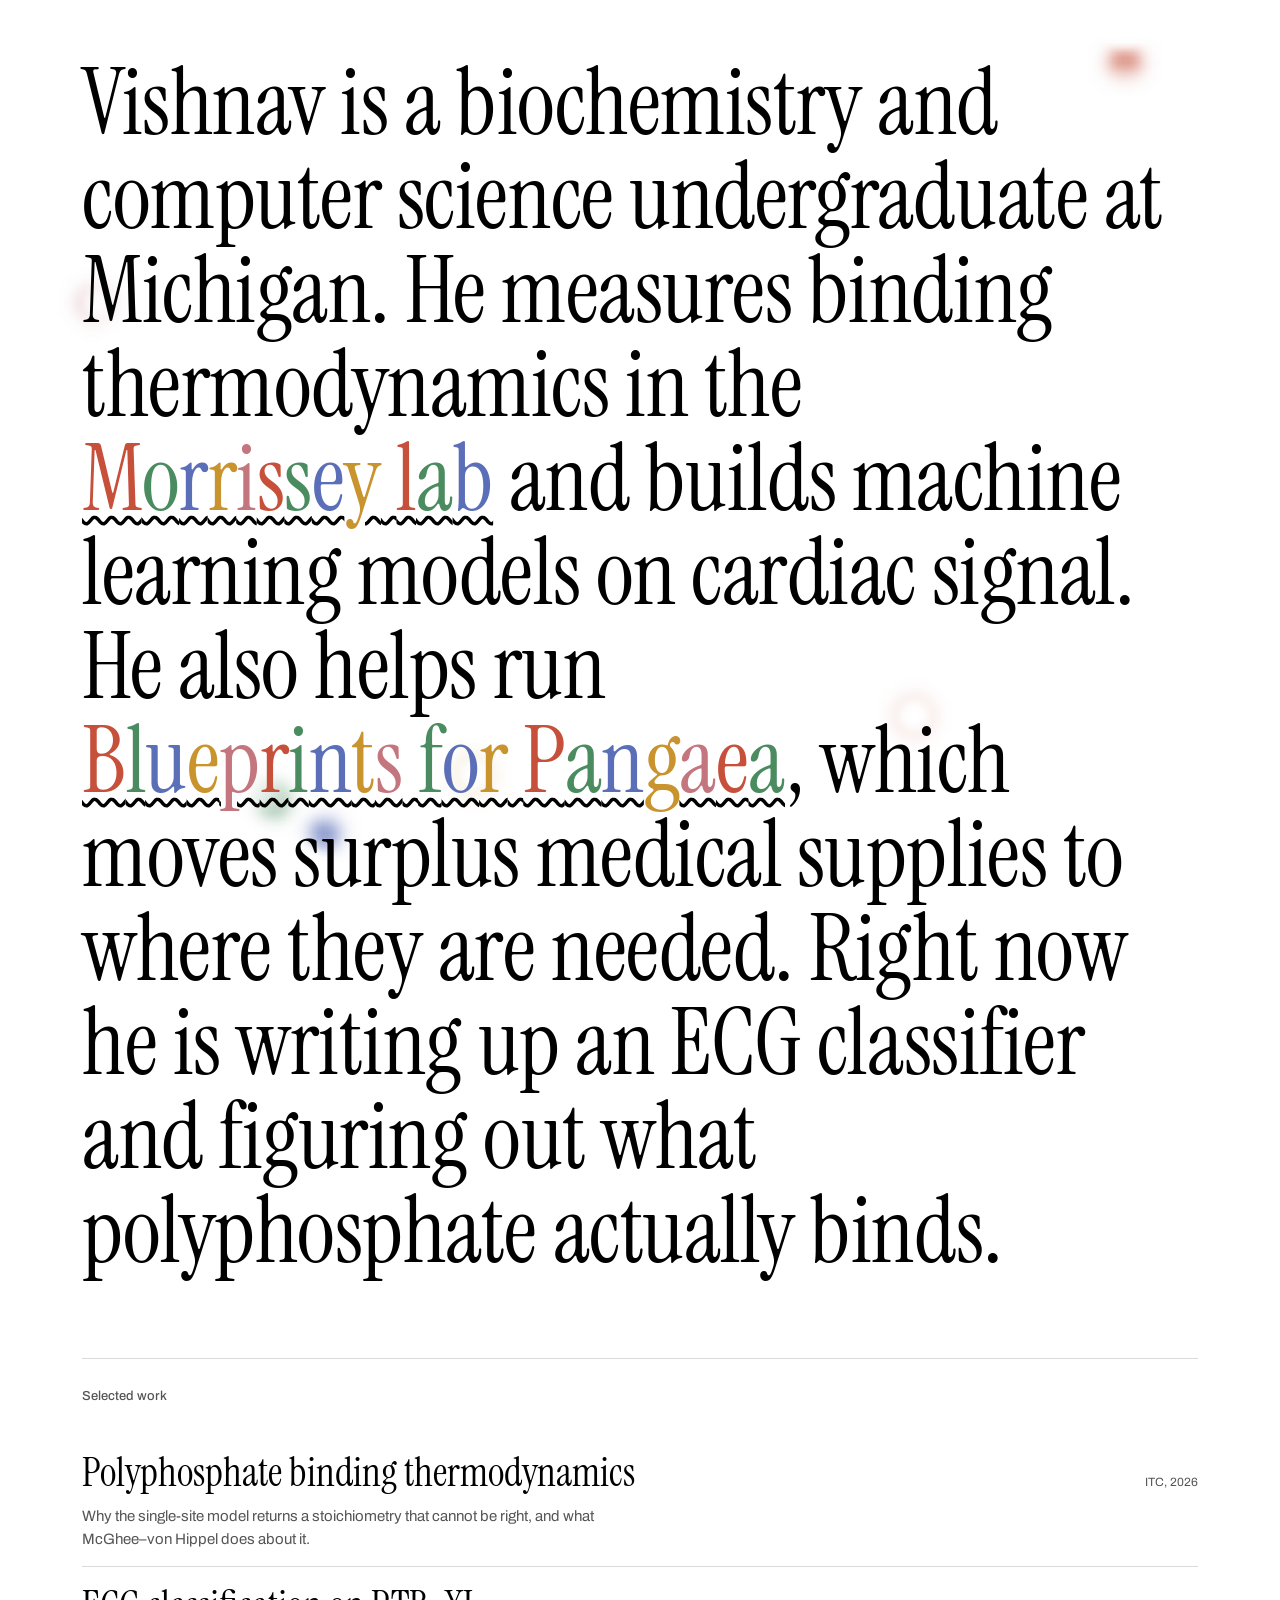
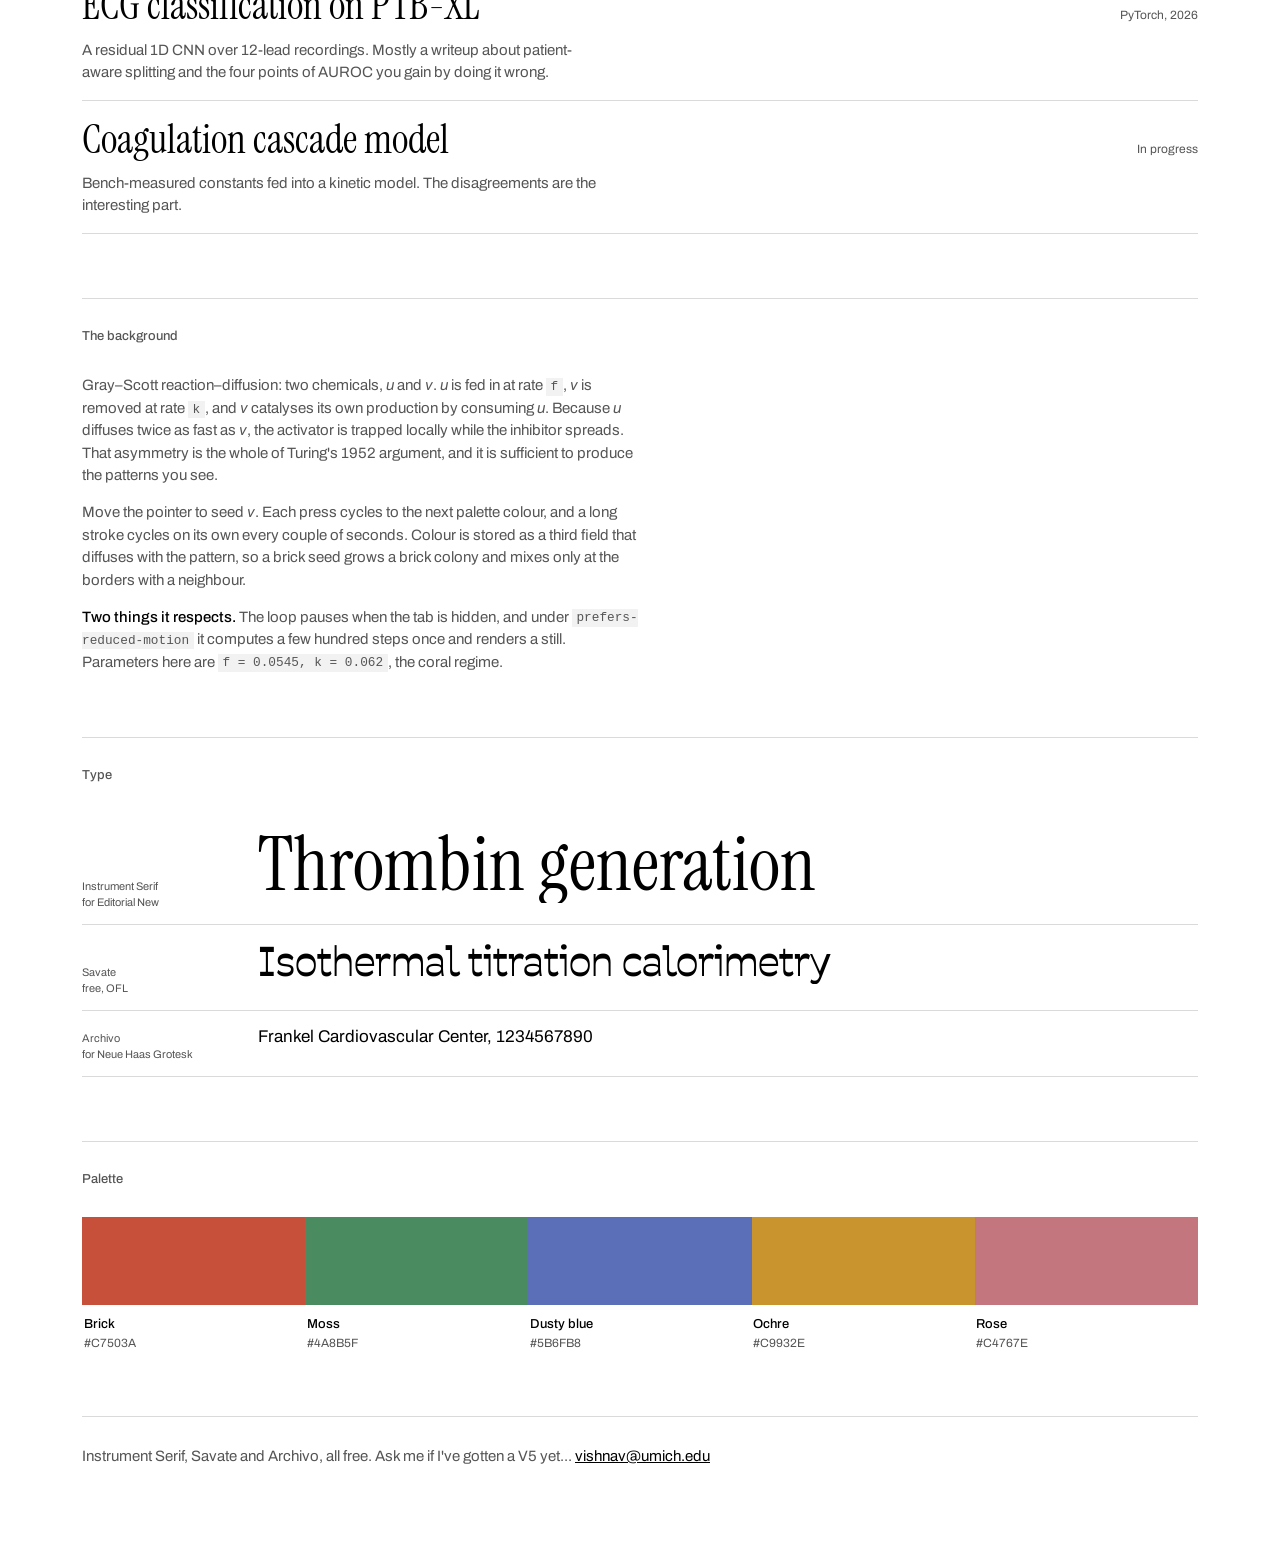
<file: turing-background (1).html>
<!DOCTYPE html>
<html lang="en">
<head>
<meta charset="utf-8">
<meta name="viewport" content="width=device-width, initial-scale=1">
<title>Vishnav — type study</title>
<link rel="preconnect" href="https://fonts.googleapis.com">
<link rel="preconnect" href="https://fonts.gstatic.com" crossorigin>
<link href="https://fonts.googleapis.com/css2?family=Instrument+Serif:ital@0;1&family=Archivo:wght@400;500;600&family=Savate:ital,wght@0,400;0,600;1,400&display=swap" rel="stylesheet">
<style>
  :root{
    --white:#FFFFFF;
    --black:#000000;
    --grey:#555555;
    --rule:#DADADA;

    --c1:#C7503A;
    --c2:#4A8B5F;
    --c3:#5B6FB8;
    --c4:#C9932E;
    --c5:#C4767E;

    --serif:"Instrument Serif",Georgia,serif;
    --sans:"Archivo",Helvetica,Arial,sans-serif;
    --savate:"Savate",Georgia,serif;
  }

  *{box-sizing:border-box}
  html{-webkit-text-size-adjust:100%}

  body{
    margin:0;
    background:var(--white);
    color:var(--black);
    font-family:var(--sans);
    font-size:16px;
    line-height:1.5;
    -webkit-font-smoothing:antialiased;
  }

  /* reaction–diffusion layer */
  #rd{
    position:fixed;
    inset:0;
    width:100%;
    height:100%;
    z-index:0;
    pointer-events:none;
    display:block;
  }

  .wrap{
    position:relative;
    z-index:1;
    max-width:1180px;
    margin:0 auto;
    padding:3.5rem 2rem 6rem;
  }

  /* ---------- the big paragraph ---------- */

  .bio{
    font-family:var(--serif);
    font-weight:400;
    font-size:clamp(2.4rem,7.2vw,6rem);
    line-height:1.02;
    letter-spacing:-0.005em;
    margin:0 0 5rem;
    text-wrap:pretty;
  }

  .rainbow{
    text-decoration:underline;
    text-decoration-style:wavy;
    text-decoration-color:var(--black);
    text-decoration-thickness:from-font;
    text-underline-offset:0.06em;
    color:inherit;
  }
  .rainbow span:nth-child(5n+1){color:var(--c1)}
  .rainbow span:nth-child(5n+2){color:var(--c2)}
  .rainbow span:nth-child(5n+3){color:var(--c3)}
  .rainbow span:nth-child(5n+4){color:var(--c4)}
  .rainbow span:nth-child(5n+5){color:var(--c5)}

  /* ---------- sections ---------- */

  section{
    border-top:1px solid var(--rule);
    padding-top:1.75rem;
    margin-bottom:4rem;
  }
  h2{
    font-weight:500;
    font-size:.8125rem;
    color:var(--grey);
    margin:0 0 1.75rem;
  }

  .work{list-style:none;margin:0;padding:0}
  .work li{
    display:grid;
    grid-template-columns:1fr auto;
    gap:.35rem 2rem;
    align-items:baseline;
    padding:1rem 0;
    border-bottom:1px solid var(--rule);
  }
  .work a{
    font-family:var(--serif);
    font-size:clamp(1.5rem,3.4vw,2.5rem);
    line-height:1.12;
    color:var(--black);
    text-decoration:none;
  }
  .work a:hover,.work a:focus-visible{text-decoration:underline}
  .work .meta{font-size:.75rem;color:var(--grey);white-space:nowrap}
  .work p{
    grid-column:1/-1;
    max-width:58ch;
    margin:.3rem 0 0;
    font-size:.9375rem;
    color:var(--grey);
  }

  .row{
    display:flex;gap:1.5rem;align-items:baseline;
    padding:.85rem 0;border-bottom:1px solid var(--rule);overflow:hidden;
  }
  .row .lab{flex:none;width:9.5rem;font-size:.6875rem;line-height:1.4;color:var(--grey)}
  .row .smp{white-space:nowrap;overflow:hidden;text-overflow:ellipsis}
  .big-serif{font-family:var(--serif);font-size:clamp(2.4rem,6vw,4.75rem);line-height:1}
  .mid-serif{font-family:var(--serif);font-size:clamp(1.5rem,3vw,2.25rem);line-height:1.1}
  .sav{font-family:var(--savate);font-size:clamp(1.6rem,3.4vw,2.5rem);line-height:1.15}
  .arch{font-size:1.0625rem}

  .prose{max-width:62ch;margin:1.75rem 0 0;color:var(--grey);font-size:.9375rem}
  .prose p{margin:0 0 .9rem}
  .prose code{
    font-family:ui-monospace,Menlo,Consolas,monospace;
    font-size:.85em;background:rgba(0,0,0,.05);padding:.1em .35em;
  }
  .prose strong{color:var(--black);font-weight:500}

  .palette{display:flex;flex-wrap:wrap}
  .chip{flex:1 1 150px;min-width:150px}
  .chip .bar{height:5.5rem}
  .chip .txt{padding:.6rem .1rem 0}
  .chip .nm{display:block;font-size:.8125rem;font-weight:500}
  .chip .hx{display:block;font-size:.75rem;color:var(--grey)}

  footer{border-top:1px solid var(--rule);padding-top:1.75rem;font-size:.9375rem;color:var(--grey)}
  footer a{color:var(--black)}
  a:focus-visible{outline:2px solid var(--c3);outline-offset:3px}

  @media (max-width:640px){
    .wrap{padding:2.25rem 1.15rem 4rem}
    .work li{grid-template-columns:1fr}
    .row{flex-direction:column;gap:.25rem}
    .row .lab{width:auto}
  }
</style>
</head>
<body>

<canvas id="rd" aria-hidden="true"></canvas>

<div class="wrap">

  <p class="bio">
    Vishnav is a biochemistry and computer science undergraduate at
    Michigan. He measures binding thermodynamics in the
    <a class="rainbow" href="#" aria-label="Morrissey lab">Morrissey lab</a>
    and builds machine learning models on cardiac signal. He also helps run
    <a class="rainbow" href="#" aria-label="Blueprints for Pangaea">Blueprints for Pangaea</a>,
    which moves surplus medical supplies to where they are needed. Right
    now he is writing up an ECG classifier and figuring out what
    polyphosphate actually binds.
  </p>

  <section>
    <h2>Selected work</h2>
    <ul class="work">
      <li>
        <a href="#">Polyphosphate binding thermodynamics</a>
        <span class="meta">ITC, 2026</span>
        <p>Why the single-site model returns a stoichiometry that cannot be right, and what McGhee–von Hippel does about it.</p>
      </li>
      <li>
        <a href="#">ECG classification on PTB-XL</a>
        <span class="meta">PyTorch, 2026</span>
        <p>A residual 1D CNN over 12-lead recordings. Mostly a writeup about patient-aware splitting and the four points of AUROC you gain by doing it wrong.</p>
      </li>
      <li>
        <a href="#">Coagulation cascade model</a>
        <span class="meta">In progress</span>
        <p>Bench-measured constants fed into a kinetic model. The disagreements are the interesting part.</p>
      </li>
    </ul>
  </section>

  <section>
    <h2>The background</h2>
    <div class="prose">
      <p>
        Gray–Scott reaction–diffusion: two chemicals, <em>u</em> and <em>v</em>.
        <em>u</em> is fed in at rate <code>f</code>, <em>v</em> is removed at rate
        <code>k</code>, and <em>v</em> catalyses its own production by consuming
        <em>u</em>. Because <em>u</em> diffuses twice as fast as <em>v</em>,
        the activator is trapped locally while the inhibitor spreads. That
        asymmetry is the whole of Turing's 1952 argument, and it is
        sufficient to produce the patterns you see.
      </p>
      <p>
        Move the pointer to seed <em>v</em>. Each press cycles to the next
        palette colour, and a long stroke cycles on its own every couple of
        seconds. Colour is stored as a third field that diffuses with the
        pattern, so a brick seed grows a brick colony and mixes only at the
        borders with a neighbour.
      </p>
      <p>
        <strong>Two things it respects.</strong> The loop pauses when the tab
        is hidden, and under <code>prefers-reduced-motion</code> it computes
        a few hundred steps once and renders a still. Parameters here are
        <code>f = 0.0545, k = 0.062</code>, the coral regime.
      </p>
    </div>
  </section>

  <section>
    <h2>Type</h2>
    <div class="row"><span class="lab">Instrument Serif<br>for Editorial New</span><span class="smp big-serif">Thrombin generation</span></div>
    <div class="row"><span class="lab">Savate<br>free, OFL</span><span class="smp sav">Isothermal titration calorimetry</span></div>
    <div class="row"><span class="lab">Archivo<br>for Neue Haas Grotesk</span><span class="smp arch">Frankel Cardiovascular Center, 1234567890</span></div>
  </section>

  <section>
    <h2>Palette</h2>
    <div class="palette">
      <div class="chip"><div class="bar" style="background:var(--c1)"></div><div class="txt"><span class="nm">Brick</span><span class="hx">#C7503A</span></div></div>
      <div class="chip"><div class="bar" style="background:var(--c2)"></div><div class="txt"><span class="nm">Moss</span><span class="hx">#4A8B5F</span></div></div>
      <div class="chip"><div class="bar" style="background:var(--c3)"></div><div class="txt"><span class="nm">Dusty blue</span><span class="hx">#5B6FB8</span></div></div>
      <div class="chip"><div class="bar" style="background:var(--c4)"></div><div class="txt"><span class="nm">Ochre</span><span class="hx">#C9932E</span></div></div>
      <div class="chip"><div class="bar" style="background:var(--c5)"></div><div class="txt"><span class="nm">Rose</span><span class="hx">#C4767E</span></div></div>
    </div>
  </section>

  <footer>
    Instrument Serif, Savate and Archivo, all free. Ask me if I've gotten a V5 yet...
    <a href="#">vishnav@umich.edu</a>
  </footer>

</div>

<script>
  /* per-letter colouring, screen-reader safe */
  document.querySelectorAll('.rainbow').forEach(function (el) {
    var text = el.textContent.trim().replace(/\s+/g, ' ');
    if (!el.getAttribute('aria-label')) el.setAttribute('aria-label', text);
    var frag = document.createDocumentFragment();
    for (var i = 0; i < text.length; i++) {
      var s = document.createElement('span');
      s.setAttribute('aria-hidden', 'true');
      s.textContent = text[i] === ' ' ? '\u00A0' : text[i];
      frag.appendChild(s);
    }
    el.textContent = '';
    el.appendChild(frag);
  });
</script>

<script>
(function () {
  var canvas = document.getElementById('rd');
  var ctx = canvas.getContext('2d', { alpha: false });

  var PALETTE = [
    [199, 80, 58],   // brick
    [74, 139, 95],   // moss
    [91, 111, 184],  // dusty blue
    [201, 147, 46],  // ochre
    [196, 118, 126]  // rose
  ];

  // Gray–Scott constants (Pearson): u diffuses at 1, v at 0.5
  var Du = 1.0, Dv = 0.5, F = 0.0545, K = 0.062;

  var STRENGTH = 0.78;       // how far from white a fully-developed cell goes
  var STEPS_PER_FRAME = 5;
  var TARGET_CELLS = 52000;  // caps CPU on big screens
  var COLOR_DIFFUSION = 0.06;

  var reduce = window.matchMedia('(prefers-reduced-motion: reduce)').matches;

  var W, H, N, cell;
  var u, v, u2, v2, cr, cg, cb, cr2, cg2, cb2;
  var off, octx, img, data;
  var colorIdx = 0, lastCycle = 0, pointerDown = false;
  var running = false, raf = 0;

  function alloc() {
    var w = window.innerWidth, h = window.innerHeight;
    cell = Math.max(5, Math.ceil(Math.sqrt((w * h) / TARGET_CELLS)));
    W = Math.ceil(w / cell); H = Math.ceil(h / cell); N = W * H;
    canvas.width = w; canvas.height = h;

    u = new Float32Array(N).fill(1); v = new Float32Array(N);
    u2 = new Float32Array(N); v2 = new Float32Array(N);
    cr = new Float32Array(N).fill(255); cg = new Float32Array(N).fill(255); cb = new Float32Array(N).fill(255);
    cr2 = new Float32Array(N); cg2 = new Float32Array(N); cb2 = new Float32Array(N);

    off = document.createElement('canvas'); off.width = W; off.height = H;
    octx = off.getContext('2d');
    img = octx.createImageData(W, H); data = img.data;

    // a few opening colonies, one per colour
    for (var i = 0; i < 6; i++) {
      seed(Math.random() * W, Math.random() * H, 3, PALETTE[i % PALETTE.length]);
    }
  }

  function seed(cx, cy, r, col) {
    var r2 = r * r;
    var x0 = Math.max(1, Math.floor(cx - r)), x1 = Math.min(W - 2, Math.ceil(cx + r));
    var y0 = Math.max(1, Math.floor(cy - r)), y1 = Math.min(H - 2, Math.ceil(cy + r));
    for (var y = y0; y <= y1; y++) {
      for (var x = x0; x <= x1; x++) {
        var dx = x - cx, dy = y - cy;
        if (dx * dx + dy * dy <= r2) {
          var i = y * W + x;
          v[i] = 1; u[i] = 0.5;
          cr[i] = col[0]; cg[i] = col[1]; cb[i] = col[2];
        }
      }
    }
  }

  function step(diffuseColor) {
    var x, y, i, lu, lv, uvv;
    for (y = 1; y < H - 1; y++) {
      for (x = 1; x < W - 1; x++) {
        i = y * W + x;
        lu = -u[i]
           + 0.2  * (u[i - 1] + u[i + 1] + u[i - W] + u[i + W])
           + 0.05 * (u[i - W - 1] + u[i - W + 1] + u[i + W - 1] + u[i + W + 1]);
        lv = -v[i]
           + 0.2  * (v[i - 1] + v[i + 1] + v[i - W] + v[i + W])
           + 0.05 * (v[i - W - 1] + v[i - W + 1] + v[i + W - 1] + v[i + W + 1]);
        uvv = u[i] * v[i] * v[i];
        var nu = u[i] + Du * lu - uvv + F * (1 - u[i]);
        var nv = v[i] + Dv * lv + uvv - (K + F) * v[i];
        u2[i] = nu < 0 ? 0 : nu > 1 ? 1 : nu;
        v2[i] = nv < 0 ? 0 : nv > 1 ? 1 : nv;

        if (diffuseColor) {
          cr2[i] = cr[i] + COLOR_DIFFUSION * (-cr[i] + 0.25 * (cr[i - 1] + cr[i + 1] + cr[i - W] + cr[i + W]));
          cg2[i] = cg[i] + COLOR_DIFFUSION * (-cg[i] + 0.25 * (cg[i - 1] + cg[i + 1] + cg[i - W] + cg[i + W]));
          cb2[i] = cb[i] + COLOR_DIFFUSION * (-cb[i] + 0.25 * (cb[i - 1] + cb[i + 1] + cb[i - W] + cb[i + W]));
        }
      }
    }
    var t;
    t = u; u = u2; u2 = t;
    t = v; v = v2; v2 = t;
    if (diffuseColor) {
      t = cr; cr = cr2; cr2 = t;
      t = cg; cg = cg2; cg2 = t;
      t = cb; cb = cb2; cb2 = t;
    }
  }

  function render() {
    for (var i = 0, p = 0; i < N; i++, p += 4) {
      var s = (v[i] - 0.12) / 0.20;
      s = s < 0 ? 0 : s > 1 ? 1 : s;
      s = s * s * (3 - 2 * s) * STRENGTH;
      data[p]     = 255 + (cr[i] - 255) * s;
      data[p + 1] = 255 + (cg[i] - 255) * s;
      data[p + 2] = 255 + (cb[i] - 255) * s;
      data[p + 3] = 255;
    }
    octx.putImageData(img, 0, 0);
    ctx.imageSmoothingEnabled = true;
    ctx.drawImage(off, 0, 0, canvas.width, canvas.height);
  }

  var frame = 0, lastAmbient = 0;
  function loop(now) {
    if (!running) return;
    for (var s = 0; s < STEPS_PER_FRAME; s++) step((frame++ & 3) === 0);

    // keep it alive when nobody is touching it
    if (now - lastAmbient > 5000) {
      lastAmbient = now;
      seed(Math.random() * W, Math.random() * H, 2.5, PALETTE[colorIdx]);
      colorIdx = (colorIdx + 1) % PALETTE.length;
    }
    render();
    raf = requestAnimationFrame(loop);
  }

  function start() {
    if (running || reduce) return;
    running = true; raf = requestAnimationFrame(loop);
  }
  function stop() { running = false; cancelAnimationFrame(raf); }

  // ---------- interaction ----------
  function pointerToCell(e) {
    return { x: e.clientX / cell, y: e.clientY / cell };
  }
  window.addEventListener('pointermove', function (e) {
    if (reduce) return;
    var now = performance.now();
    if (pointerDown && now - lastCycle > 1800) {
      colorIdx = (colorIdx + 1) % PALETTE.length; lastCycle = now;
    }
    var c = pointerToCell(e);
    seed(c.x, c.y, pointerDown ? 3.2 : 2.2, PALETTE[colorIdx]);
  }, { passive: true });

  window.addEventListener('pointerdown', function () {
    if (reduce) return;
    pointerDown = true;
    colorIdx = (colorIdx + 1) % PALETTE.length;
    lastCycle = performance.now();
  }, { passive: true });
  window.addEventListener('pointerup', function () { pointerDown = false; }, { passive: true });
  window.addEventListener('pointercancel', function () { pointerDown = false; }, { passive: true });

  document.addEventListener('visibilitychange', function () {
    if (document.hidden) stop(); else start();
  });

  var lastW = 0, lastH = 0, rt;
  window.addEventListener('resize', function () {
    clearTimeout(rt);
    rt = setTimeout(function () {
      var w = window.innerWidth, h = window.innerHeight;
      // ignore mobile address-bar jitter
      if (Math.abs(w - lastW) < 4 && Math.abs(h - lastH) < 160) return;
      lastW = w; lastH = h;
      alloc();
      if (reduce) still();
    }, 150);
  });

  function still() {
    for (var i = 0; i < 700; i++) step((i & 3) === 0);
    render();
  }

  lastW = window.innerWidth; lastH = window.innerHeight;
  alloc();
  if (reduce) still(); else start();
})();
</script>
</body>
</html>
</file>
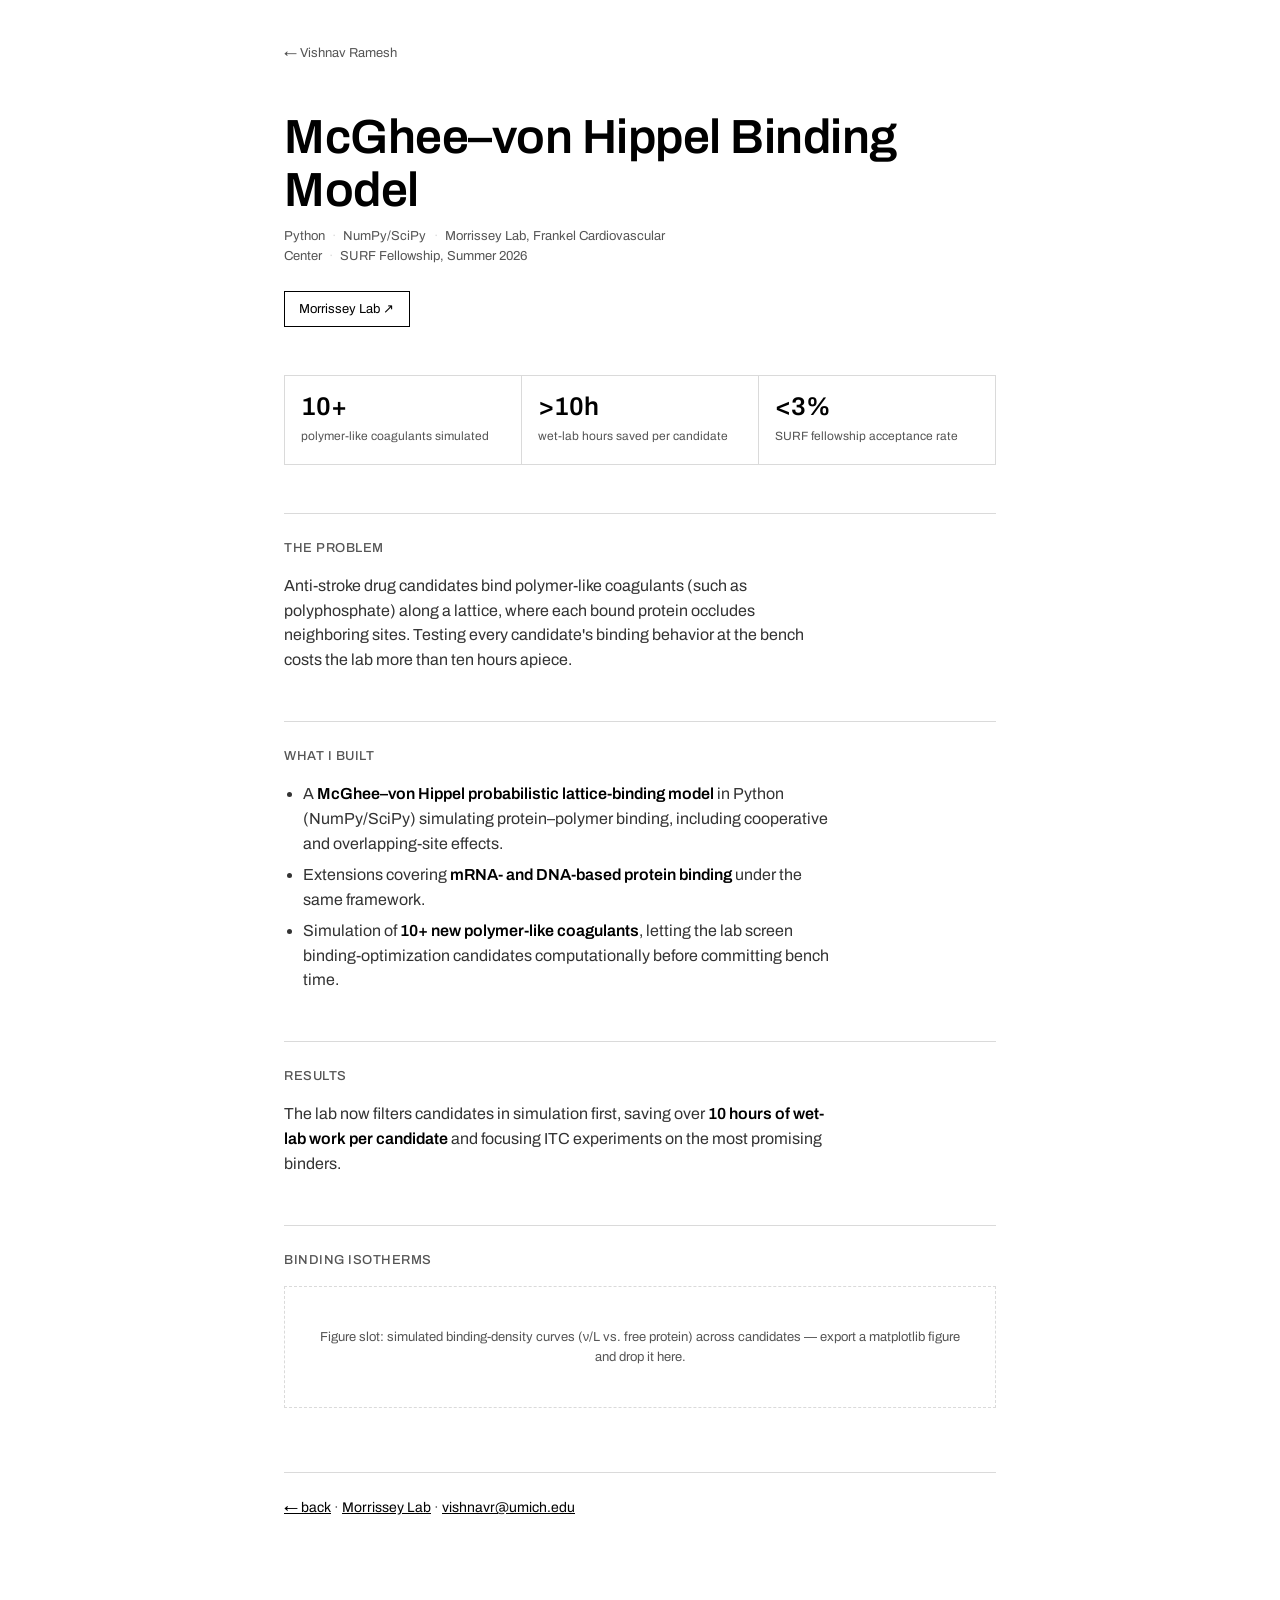
<file: projects/binding-model.html>
<!DOCTYPE html>
<html lang="en">
<head>
<meta charset="utf-8">
<meta name="viewport" content="width=device-width, initial-scale=1">
<title>McGhee–von Hippel Binding Model — Vishnav Ramesh</title>
<link rel="icon" href="data:image/svg+xml,%3Csvg xmlns='http://www.w3.org/2000/svg' viewBox='0 0 100 100'%3E%3Ctext x='50' y='50' font-size='88' text-anchor='middle' dominant-baseline='central'%3E%F0%9F%91%BE%3C/text%3E%3C/svg%3E">
<link rel="preconnect" href="https://fonts.googleapis.com">
<link rel="preconnect" href="https://fonts.gstatic.com" crossorigin>
<link href="https://fonts.googleapis.com/css2?family=Archivo:wght@400;500;600&display=swap" rel="stylesheet">
<link rel="stylesheet" href="case.css">
</head>
<body>
<div class="wrap">
  <a class="back" href="../index.html">← Vishnav Ramesh</a>

  <h1>McGhee–von Hippel Binding Model</h1>
  <p class="meta">Python<span class="dot">·</span>NumPy/SciPy<span class="dot">·</span>Morrissey Lab, Frankel Cardiovascular Center<span class="dot">·</span>SURF Fellowship, Summer 2026</p>
  <div class="links">
    <a href="https://tf7.org/" target="_blank" rel="noopener">Morrissey Lab ↗</a>
    <!-- Swap in the GitHub link once the code is public:
    <a href="https://github.com/vishnavramesh/..." target="_blank" rel="noopener">View on GitHub ↗</a> -->
  </div>

  <div class="stats">
    <div><b>10+</b><span>polymer-like coagulants simulated</span></div>
    <div><b>&gt;10h</b><span>wet-lab hours saved per candidate</span></div>
    <div><b>&lt;3%</b><span>SURF fellowship acceptance rate</span></div>
  </div>

  <h2>The problem</h2>
  <p>Anti-stroke drug candidates bind polymer-like coagulants (such as polyphosphate)
  along a lattice, where each bound protein occludes neighboring sites. Testing every
  candidate's binding behavior at the bench costs the lab more than ten hours apiece.</p>

  <h2>What I built</h2>
  <ul>
    <li>A <strong>McGhee–von Hippel probabilistic lattice-binding model</strong> in Python
        (NumPy/SciPy) simulating protein–polymer binding, including cooperative and
        overlapping-site effects.</li>
    <li>Extensions covering <strong>mRNA- and DNA-based protein binding</strong> under the
        same framework.</li>
    <li>Simulation of <strong>10+ new polymer-like coagulants</strong>, letting the lab
        screen binding-optimization candidates computationally before committing bench
        time.</li>
  </ul>

  <h2>Results</h2>
  <p>The lab now filters candidates in simulation first, saving over
  <strong>10 hours of wet-lab work per candidate</strong> and focusing ITC experiments on
  the most promising binders.</p>

  <h2>Binding isotherms</h2>
  <div class="placeholder">
    Figure slot: simulated binding-density curves (ν/L vs. free protein) across
    candidates — export a matplotlib figure and drop it here.
  </div>

  <footer>
    <a href="../index.html">← back</a> ·
    <a href="https://tf7.org/" target="_blank" rel="noopener">Morrissey Lab</a> ·
    <a href="mailto:vishnavr@umich.edu">vishnavr@umich.edu</a>
  </footer>
</div>
</body>
</html>
</file>
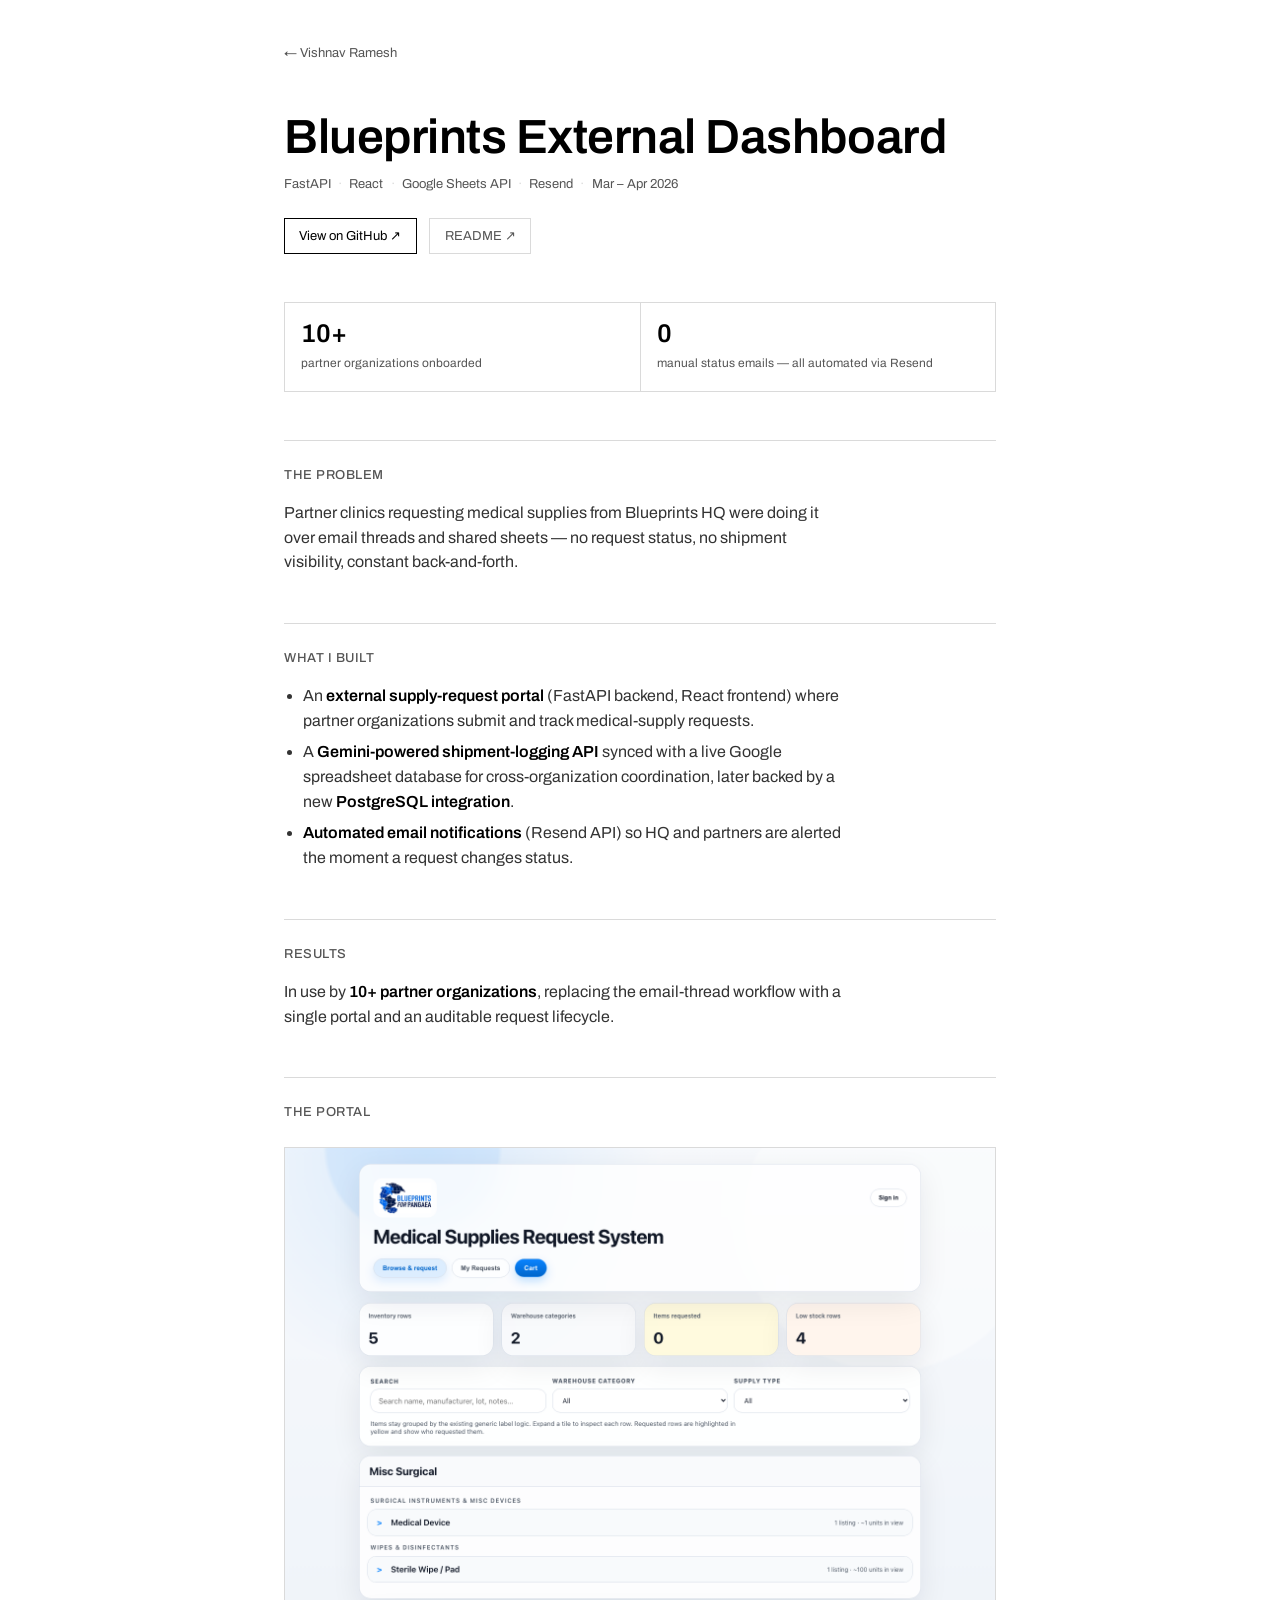
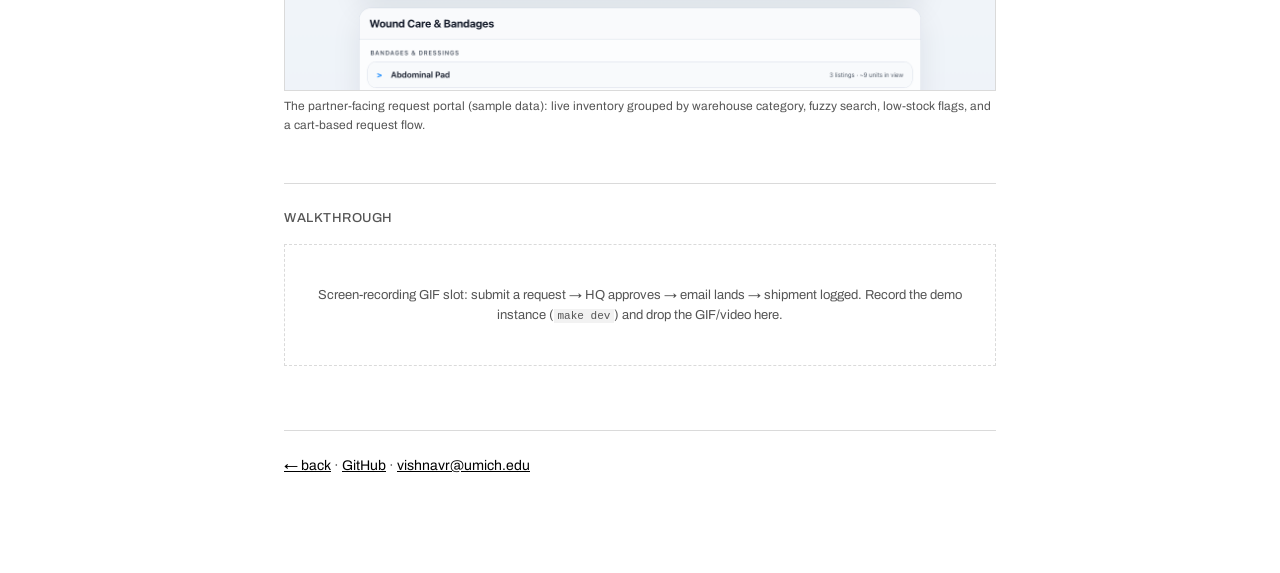
<file: projects/external-dashboard.html>
<!DOCTYPE html>
<html lang="en">
<head>
<meta charset="utf-8">
<meta name="viewport" content="width=device-width, initial-scale=1">
<title>Blueprints External Dashboard — Vishnav Ramesh</title>
<link rel="icon" href="data:image/svg+xml,%3Csvg xmlns='http://www.w3.org/2000/svg' viewBox='0 0 100 100'%3E%3Ctext x='50' y='50' font-size='88' text-anchor='middle' dominant-baseline='central'%3E%F0%9F%91%BE%3C/text%3E%3C/svg%3E">
<link rel="preconnect" href="https://fonts.googleapis.com">
<link rel="preconnect" href="https://fonts.gstatic.com" crossorigin>
<link href="https://fonts.googleapis.com/css2?family=Archivo:wght@400;500;600&display=swap" rel="stylesheet">
<link rel="stylesheet" href="case.css">
</head>
<body>
<div class="wrap">
  <a class="back" href="../index.html">← Vishnav Ramesh</a>

  <h1>Blueprints External Dashboard</h1>
  <p class="meta">FastAPI<span class="dot">·</span>React<span class="dot">·</span>Google Sheets API<span class="dot">·</span>Resend<span class="dot">·</span>Mar – Apr 2026</p>
  <div class="links">
    <a href="https://github.com/blueprintsforpangaea/b4p-external-view-w26" target="_blank" rel="noopener">View on GitHub ↗</a>
    <!-- When a demo deploy exists (Vercel/Netlify, seeded fake data), link it here: -->
    <a class="ghost" href="https://github.com/blueprintsforpangaea/b4p-external-view-w26" target="_blank" rel="noopener">README ↗</a>
  </div>

  <div class="stats">
    <div><b>10+</b><span>partner organizations onboarded</span></div>
    <div><b>0</b><span>manual status emails — all automated via Resend</span></div>
  </div>

  <h2>The problem</h2>
  <p>Partner clinics requesting medical supplies from Blueprints HQ were doing it over
  email threads and shared sheets — no request status, no shipment visibility, constant
  back-and-forth.</p>

  <h2>What I built</h2>
  <ul>
    <li>An <strong>external supply-request portal</strong> (FastAPI backend, React frontend)
        where partner organizations submit and track medical-supply requests.</li>
    <li>A <strong>Gemini-powered shipment-logging API</strong> synced with a live Google
        spreadsheet database for cross-organization coordination, later backed by a new
        <strong>PostgreSQL integration</strong>.</li>
    <li><strong>Automated email notifications</strong> (Resend API) so HQ and partners are
        alerted the moment a request changes status.</li>
  </ul>

  <h2>Results</h2>
  <p>In use by <strong>10+ partner organizations</strong>, replacing the email-thread
  workflow with a single portal and an auditable request lifecycle.</p>

  <h2>The portal</h2>
  <figure>
    <img src="assets/supply-desk.png" alt="Medical Supplies Request System — browse and request view with inventory grouped by category" loading="lazy">
    <figcaption>The partner-facing request portal (sample data): live inventory grouped by warehouse
    category, fuzzy search, low-stock flags, and a cart-based request flow.</figcaption>
  </figure>

  <h2>Walkthrough</h2>
  <div class="placeholder">
    Screen-recording GIF slot: submit a request → HQ approves → email lands → shipment
    logged. Record the demo instance (<code>make dev</code>) and drop the GIF/video here.
  </div>

  <footer>
    <a href="../index.html">← back</a> ·
    <a href="https://github.com/blueprintsforpangaea/b4p-external-view-w26" target="_blank" rel="noopener">GitHub</a> ·
    <a href="mailto:vishnavr@umich.edu">vishnavr@umich.edu</a>
  </footer>
</div>
</body>
</html>
</file>
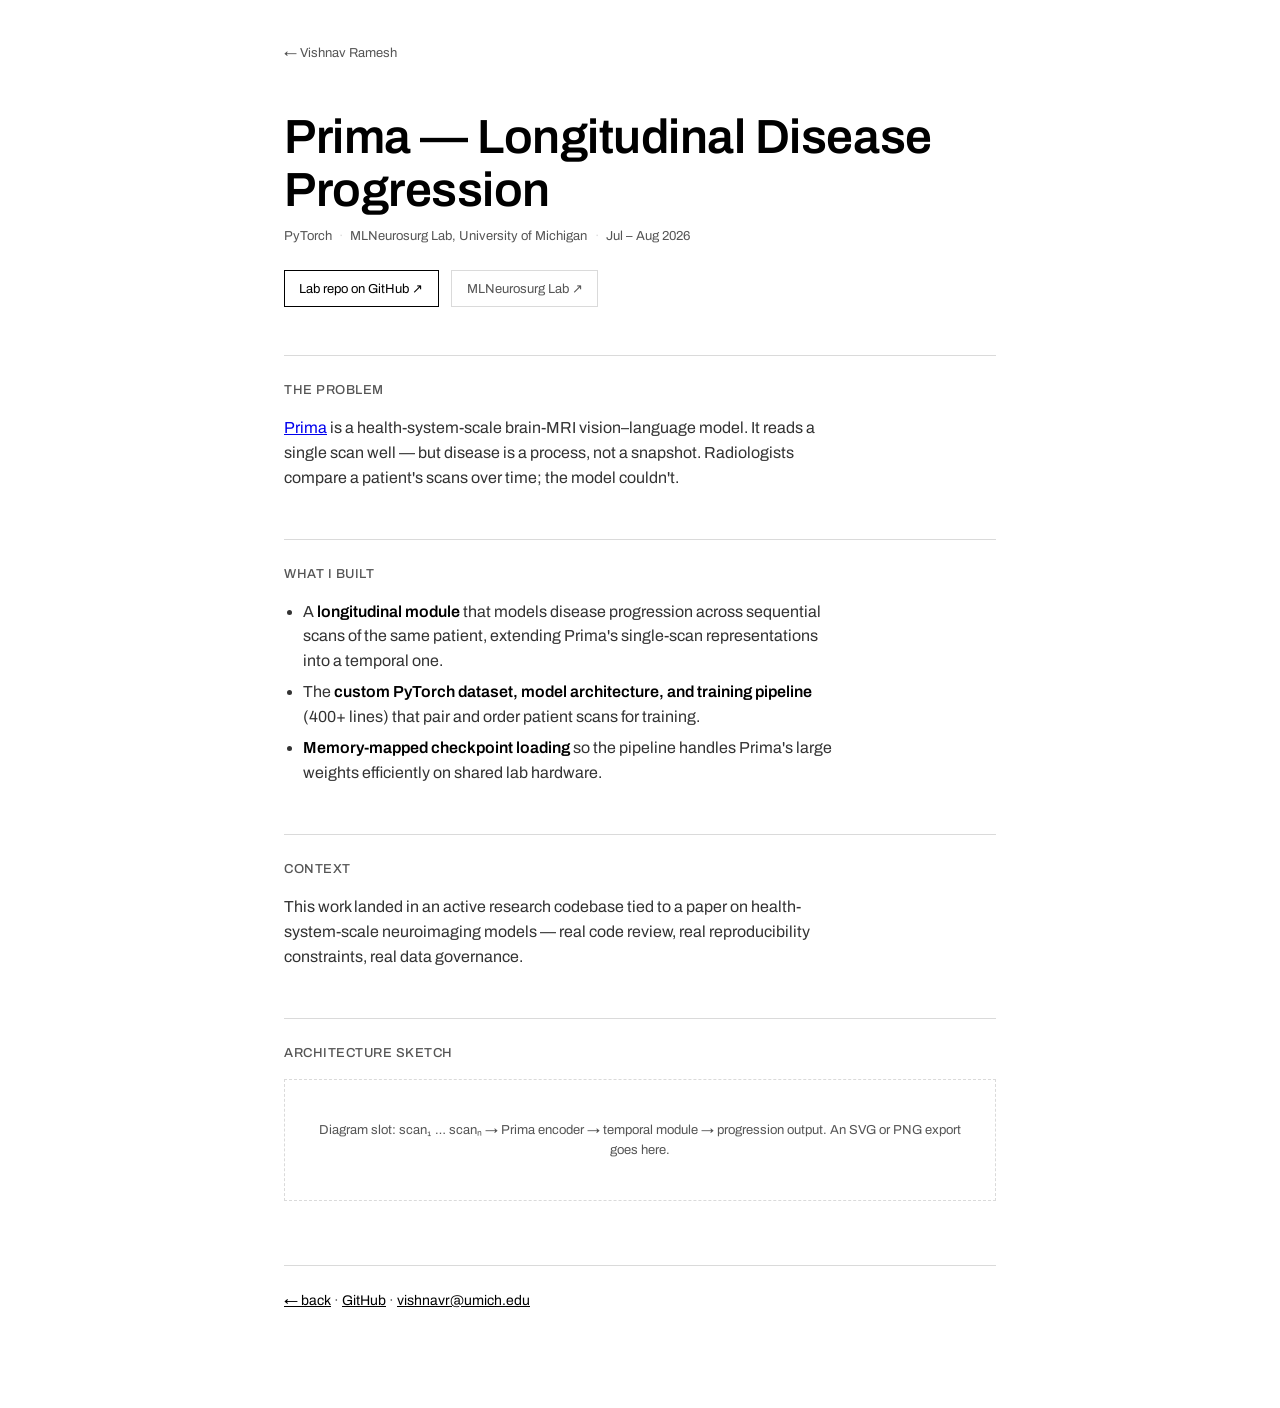
<file: projects/prima.html>
<!DOCTYPE html>
<html lang="en">
<head>
<meta charset="utf-8">
<meta name="viewport" content="width=device-width, initial-scale=1">
<title>Prima — Longitudinal Disease Progression — Vishnav Ramesh</title>
<link rel="icon" href="data:image/svg+xml,%3Csvg xmlns='http://www.w3.org/2000/svg' viewBox='0 0 100 100'%3E%3Ctext x='50' y='50' font-size='88' text-anchor='middle' dominant-baseline='central'%3E%F0%9F%91%BE%3C/text%3E%3C/svg%3E">
<link rel="preconnect" href="https://fonts.googleapis.com">
<link rel="preconnect" href="https://fonts.gstatic.com" crossorigin>
<link href="https://fonts.googleapis.com/css2?family=Archivo:wght@400;500;600&display=swap" rel="stylesheet">
<link rel="stylesheet" href="case.css">
</head>
<body>
<div class="wrap">
  <a class="back" href="../index.html">← Vishnav Ramesh</a>

  <h1>Prima — Longitudinal Disease Progression</h1>
  <p class="meta">PyTorch<span class="dot">·</span>MLNeurosurg Lab, University of Michigan<span class="dot">·</span>Jul – Aug 2026</p>
  <div class="links">
    <a href="https://github.com/MLNeurosurg/Prima" target="_blank" rel="noopener">Lab repo on GitHub ↗</a>
    <a class="ghost" href="https://mlins.org/" target="_blank" rel="noopener">MLNeurosurg Lab ↗</a>
  </div>

  <h2>The problem</h2>
  <p><a href="https://github.com/MLNeurosurg/Prima" target="_blank" rel="noopener">Prima</a>
  is a health-system-scale brain-MRI vision–language model. It reads a single
  scan well — but disease is a process, not a snapshot. Radiologists compare a patient's
  scans over time; the model couldn't.</p>

  <h2>What I built</h2>
  <ul>
    <li>A <strong>longitudinal module</strong> that models disease progression across
        sequential scans of the same patient, extending Prima's single-scan
        representations into a temporal one.</li>
    <li>The <strong>custom PyTorch dataset, model architecture, and training pipeline</strong>
        (400+ lines) that pair and order patient scans for training.</li>
    <li><strong>Memory-mapped checkpoint loading</strong> so the pipeline handles Prima's
        large weights efficiently on shared lab hardware.</li>
  </ul>

  <h2>Context</h2>
  <p>This work landed in an active research codebase tied to a paper on
  health-system-scale neuroimaging models — real code review, real reproducibility
  constraints, real data governance.</p>

  <h2>Architecture sketch</h2>
  <div class="placeholder">
    Diagram slot: scan₁ … scanₙ → Prima encoder → temporal module → progression output.
    An SVG or PNG export goes here.
  </div>

  <footer>
    <a href="../index.html">← back</a> ·
    <a href="https://github.com/MLNeurosurg/Prima" target="_blank" rel="noopener">GitHub</a> ·
    <a href="mailto:vishnavr@umich.edu">vishnavr@umich.edu</a>
  </footer>
</div>
</body>
</html>
</file>
<file: projects/case.css>
/* shared case-study styles — matches index.html */
:root{
  --white:#FFFFFF; --black:#000000; --grey:#555555; --rule:#DADADA;
  --c1:#C7503A; --c2:#4A8B5F; --c3:#5B6FB8; --c4:#C9932E; --c5:#C4767E;
  --sans:"Archivo",Helvetica,Arial,sans-serif;
  --mono:ui-monospace,Menlo,Consolas,monospace;
}
*{box-sizing:border-box}
body{
  margin:0;background:var(--white);color:var(--black);
  font-family:var(--sans);font-size:16px;line-height:1.55;
  -webkit-font-smoothing:antialiased;
}
.wrap{max-width:760px;margin:0 auto;padding:2.5rem 1.5rem 6rem}
.back{
  display:inline-block;margin-bottom:3rem;
  font-size:.8125rem;color:var(--grey);text-decoration:none;
}
.back:hover{color:var(--black);text-decoration:underline}
h1{
  font-family:var(--sans);font-weight:600;
  font-size:clamp(2rem,5vw,3rem);line-height:1.1;
  margin:0 0 .6rem;letter-spacing:-0.01em;
}
.meta{font-size:.8125rem;color:var(--grey);margin:0 0 1.5rem}
.meta .dot{margin:0 .45rem;color:var(--rule)}
.links{margin:0 0 3rem}
.links a{
  display:inline-block;margin-right:.6rem;padding:.45rem .9rem;
  border:1px solid var(--black);color:var(--black);
  font-size:.8125rem;text-decoration:none;
}
.links a:hover{background:var(--black);color:var(--white)}
.links a.ghost{border-color:var(--rule);color:var(--grey)}
.links a.ghost:hover{background:none;border-color:var(--black);color:var(--black)}
h2{
  font-weight:500;font-size:.8125rem;color:var(--grey);
  border-top:1px solid var(--rule);padding-top:1.5rem;
  margin:3rem 0 1rem;text-transform:uppercase;letter-spacing:.04em;
}
p{max-width:62ch;margin:0 0 1rem;color:#333}
strong{font-weight:600;color:var(--black)}
code{font-family:var(--mono);font-size:.85em;background:rgba(0,0,0,.05);padding:.1em .35em}
pre{
  background:#FAFAFA;border:1px solid var(--rule);
  padding:1rem 1.2rem;overflow-x:auto;
  font-family:var(--mono);font-size:.8125rem;line-height:1.6;
}
pre code{background:none;padding:0;font-size:inherit}
ul{max-width:62ch;padding-left:1.2rem;color:#333}
li{margin-bottom:.4rem}
.stats{
  display:grid;grid-template-columns:repeat(auto-fit,minmax(150px,1fr));
  gap:1px;background:var(--rule);border:1px solid var(--rule);
  margin:0 0 1rem;
}
.stats div{background:var(--white);padding:1rem}
.stats b{
  display:block;font-family:var(--sans);font-weight:600;
  font-size:1.6rem;line-height:1.2;color:var(--black);
}
.stats span{font-size:.75rem;color:var(--grey)}
figure{margin:1.5rem 0}
figure img{max-width:100%;border:1px solid var(--rule);display:block}
figcaption{font-size:.75rem;color:var(--grey);margin-top:.4rem}
.placeholder{
  border:1px dashed var(--rule);padding:2.5rem 1.5rem;text-align:center;
  color:var(--grey);font-size:.8125rem;
}
footer{
  border-top:1px solid var(--rule);margin-top:4rem;padding-top:1.5rem;
  font-size:.875rem;color:var(--grey);
}
footer a{color:var(--black)}
a:focus-visible{outline:2px solid var(--c3);outline-offset:3px}
</file>
